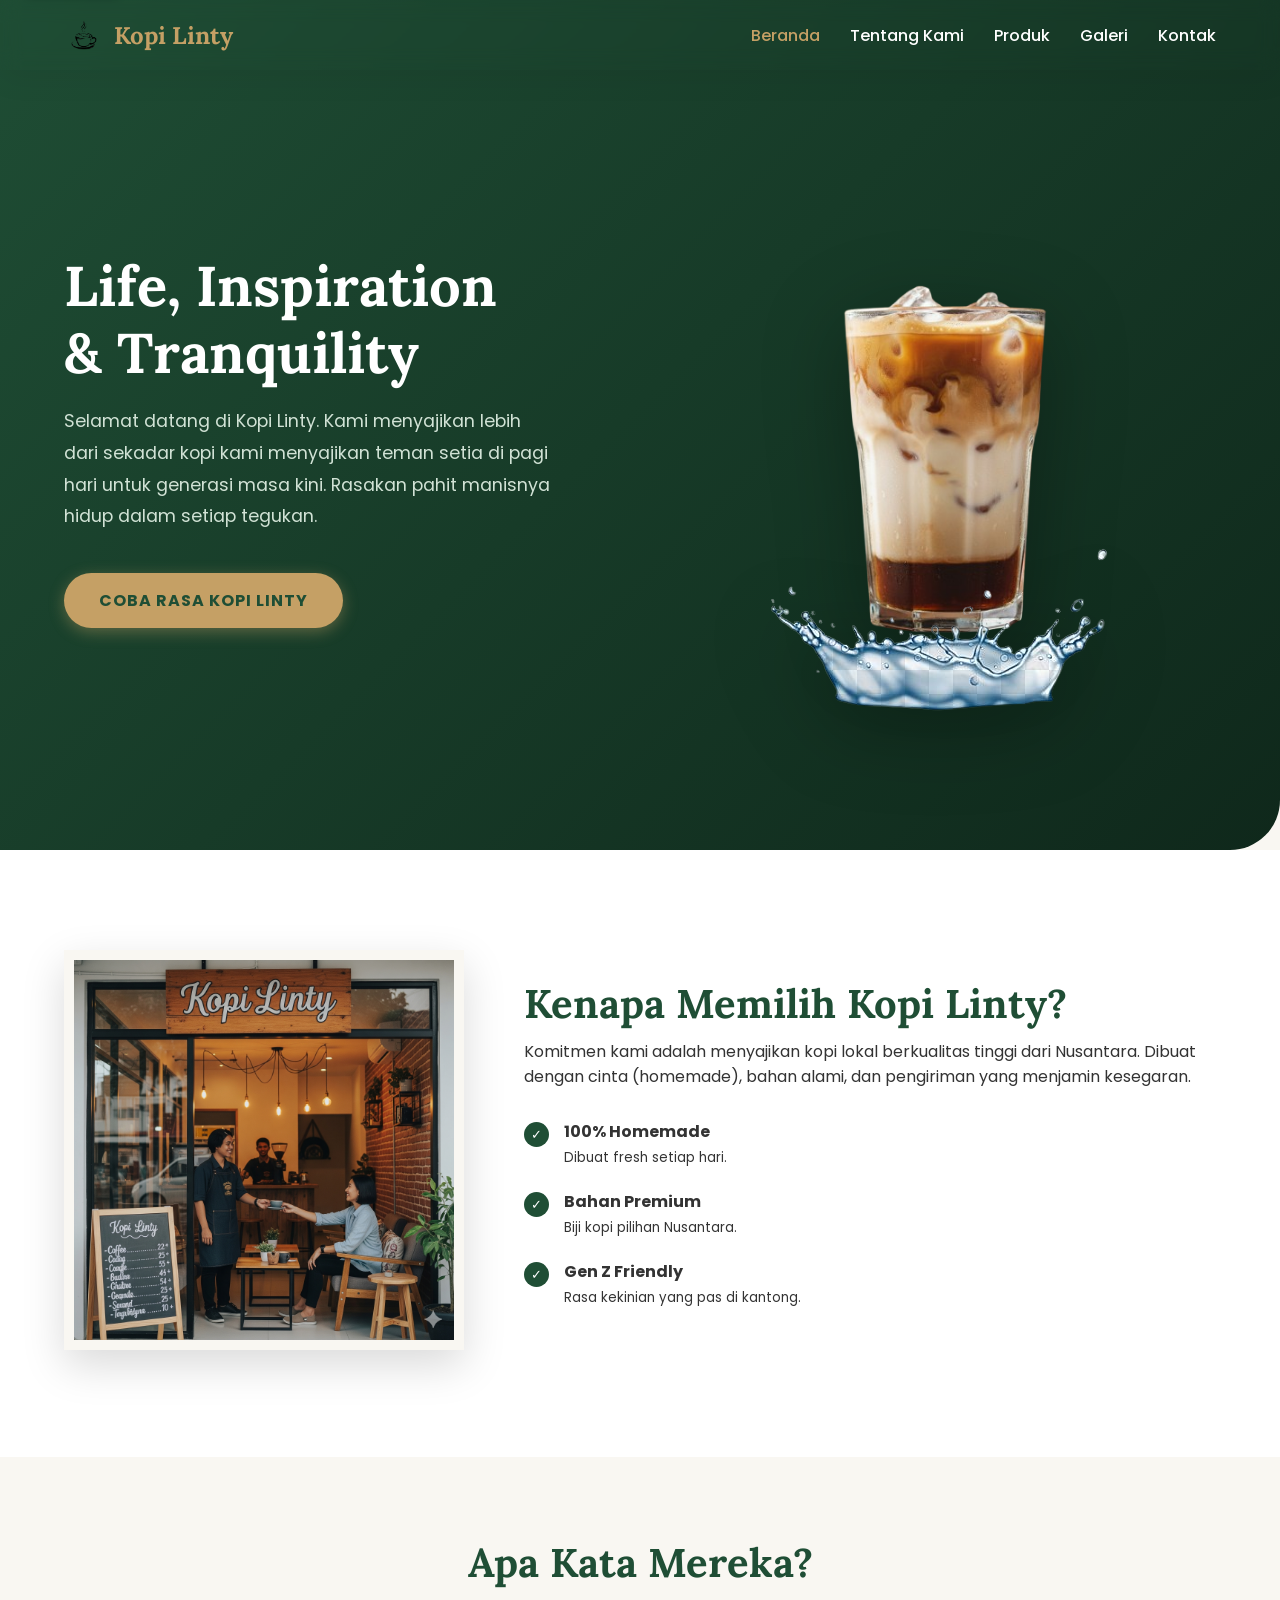
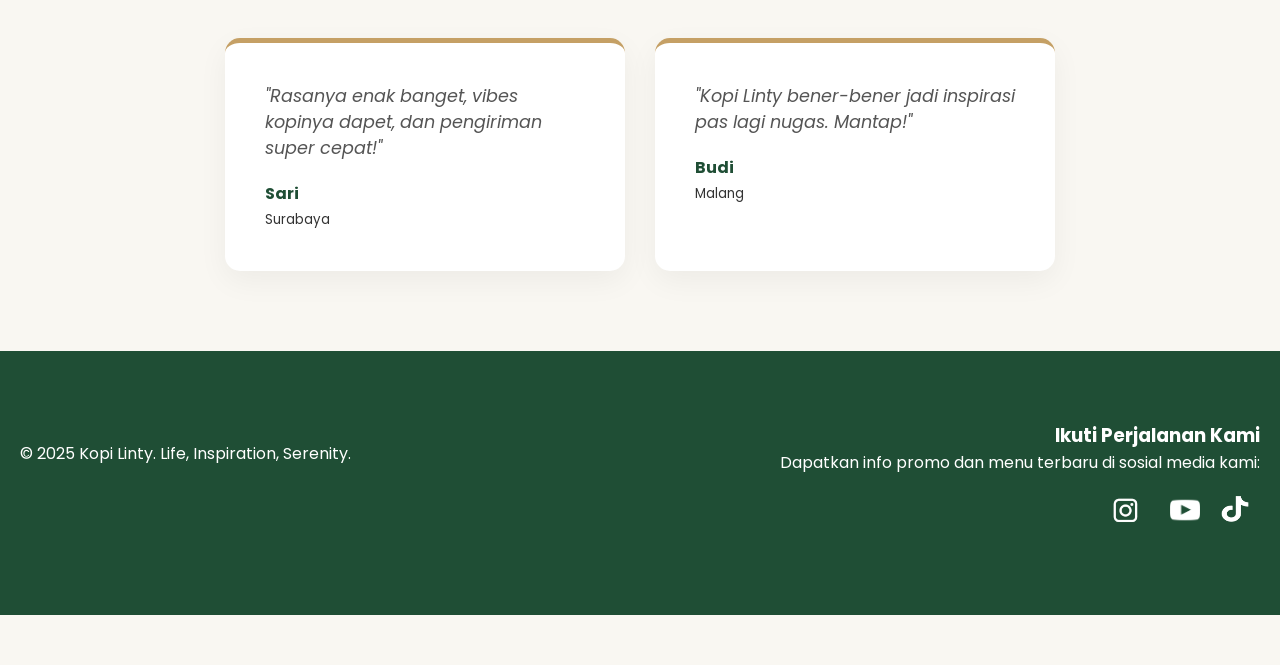
<file: index.html>
<!DOCTYPE html>
<html lang="id">
  <head>
    <meta charset="UTF-8" />
    <meta name="viewport" content="width=device-width, initial-scale=1.0" />
    <title>Kopi Linty - Life, Inspiration, Serenity</title>
    
    <link rel="stylesheet" href="style/style.css"> 
    <link rel="stylesheet" href="style/home.css">

    
    
    <link href="https://fonts.googleapis.com/css2?family=Lora:ital,wght@0,400;0,700;1,400&family=Poppins:wght@300;400;600;700&display=swap" rel="stylesheet">
  </head>
  
  <body>
    <header>
      <nav class="navbar-section-content">
        <a class="navbar-brand" href="#">
            <img src="img/pngtree-coffee-cup-logo-png-image_6582529-removebg-preview.png" alt="Logo" width="40" height="40">
            Kopi Linty
        </a>
        
        <div class="menu-toggle" id="mobile-menu">
           <span class="bar"></span>
           <span class="bar"></span>
           <span class="bar"></span>
        </div>

        <ul class="nav-menu">
          <button id="meu-close-button">&times;</button>
          <li class="nav-item"><a href="index.html" class="nav-link active">Beranda</a></li>
          <li class="nav-item"><a href="tentang.html" class="nav-link">Tentang Kami</a></li>
          <li class="nav-item"><a href="produk.html" class="nav-link">Produk</a></li>
          <li class="nav-item"><a href="galeri.html" class="nav-link">Galeri</a></li>
          <li class="nav-item"><a href="kontak.html" class="nav-link">Kontak</a></li>
        </ul>
      </nav>
    </header>

    <main>
      <section class="hero-section">
        <div class="section-content">
          <div class="hero-detail">
            <h1 class="subtitle">Life, Inspiration <br>& Tranquility</h1>
            <p class="description">
              Selamat datang di Kopi Linty. Kami menyajikan lebih dari sekadar kopi 
              kami menyajikan teman setia di pagi hari untuk generasi masa kini. 
              Rasakan pahit manisnya hidup dalam setiap tegukan.
            </p>
            <a href="produk.html" class="btn-cta">Coba Rasa Kopi Linty</a>
          </div>
          <div class="hero-image-wraper">
            <img src="img/Gemini_Generated_Image_meege8meege8meeg__1_-removebg-preview.png" alt="Kopi Linty Signature" class="hero-image">
            <span class="badge">Best Seller</span>
            <img src="img/ca28dd15a79b9d5040bdd675571cb1de-removebg-preview (1).png" alt="kopi efek" class="efek-kopi">
          </div>
        </div>
      </section>

      <section class="keunggulan white-section">
        <div class="split-container">
          <div class="image-side">
            <img src="img/Gemini_Generated_Image_jus4ojjus4ojjus4.png" alt="Keunggulan Kami">
          </div>
          <div class="text-side">
            <h2>Kenapa Memilih Kopi Linty?</h2>
            
            <p>
              Komitmen kami adalah menyajikan kopi lokal berkualitas tinggi dari Nusantara. 
              Dibuat dengan cinta (homemade), bahan alami, dan pengiriman yang menjamin kesegaran.
            </p>

            <ul class="fitur-list">
              <li>
                <span class="icon-check">✓</span> 
                <div><strong>100% Homemade</strong><br><small>Dibuat fresh setiap hari.</small></div>
              </li>
              <li>
                <span class="icon-check">✓</span> 
                <div><strong>Bahan Premium</strong><br><small>Biji kopi pilihan Nusantara.</small></div>
              </li>
              <li>
                <span class="icon-check">✓</span> 
                <div><strong>Gen Z Friendly</strong><br><small>Rasa kekinian yang pas di kantong.</small></div>
              </li>
            </ul>
          </div>
          
        </div>
      </section>

      <section class="testimoni">
        <div class="container">
          <h2>Apa Kata Mereka?</h2>
          <div class="testimoni-grid">
              <div class="card">
                <p>"Rasanya enak banget, vibes kopinya dapet, dan pengiriman super cepat!"</p>
                <div class="user-info">
                    <strong>Sari</strong>
                    <small>Surabaya</small>
                </div>
              </div>
              <div class="card">
                <p>"Kopi Linty bener-bener jadi inspirasi pas lagi nugas. Mantap!"</p>
                <div class="user-info">
                    <strong>Budi</strong>
                    <small>Malang</small>
                </div>
              </div>
          </div>
        </div>
      </section>

      
    </main>

    <footer>
      
      <div class="footer-bottom">
      <p class="struk-footer">&copy; 2025 Kopi Linty. Life, Inspiration, Serenity.</p>
      </div>
      <div class="sosial-media">
        <h3>Ikuti Perjalanan Kami</h3>
        <p>Dapatkan info promo dan menu terbaru di sosial media kami: </p>
        <a href="https://www.instagram.com/ahmdtrmdi?igsh=OGlweXVqcnlwZno3" class="btn-outline" target="_blank">
            <img src="img/da0be4b7e25b3b666983de0f8800a62d-removebg-preview.png" alt="logo ig" class="ig-logo">
        <a href="https://www.instagram.com/ahmdtrmdi?igsh=OGlweXVqcnlwZno3" class="btn-outline" target="_blank">
            <img src="img/9473477dfc8cb2859b32af6043236dca-removebg-preview.png" alt="logo ig" class="yt-logo">
        <a href="https://www.instagram.com/ahmdtrmdi?igsh=OGlweXVqcnlwZno3" class="btn-outline" target="_blank">
            <img src="img/257435115253d7c7fd42ac50af0a4ad7__1_-removebg-preview.png" alt="logo ig" class="tt-logo">
            
        </a>
      </div>
    </footer>

    <script src="js/script.js"></script>
  </body>
</html>
</file>
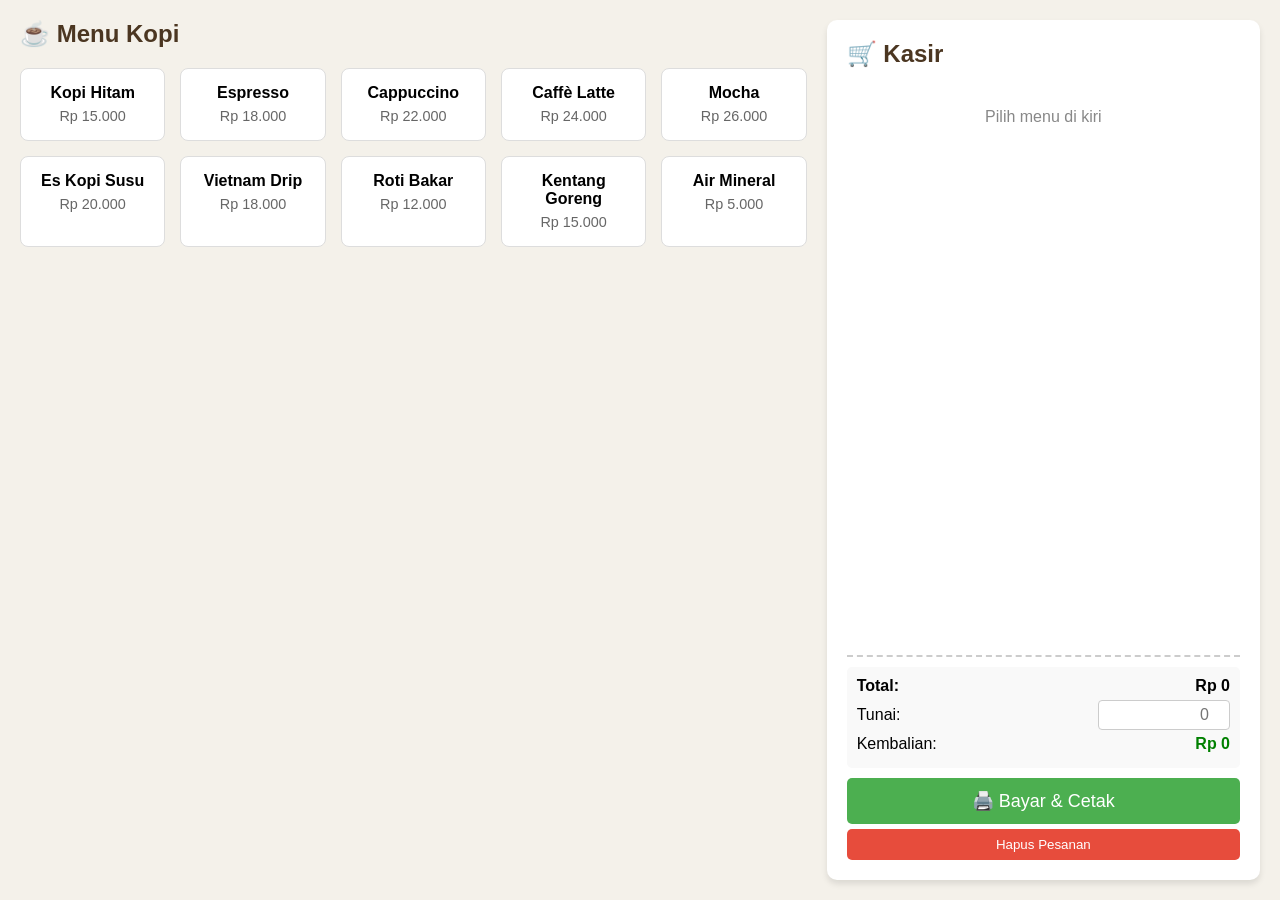
<file: alatkasir/index.html>
<!DOCTYPE html>
<html lang="id">
<head>
    <meta charset="UTF-8">
    <meta name="viewport" content="width=device-width, initial-scale=1.0">
    <title>Aplikasi Kasir Kedai Kopi (V3 - Cetak Struk)</title>
    <style>
        /* --- TAMPILAN LAYAR (NORMAL) --- */
        body {
            font-family: 'Segoe UI', Tahoma, Geneva, Verdana, sans-serif;
            background-color: #f4f1ea;
            margin: 0;
            padding: 20px;
            display: flex;
            height: 100vh;
            box-sizing: border-box;
        }

        .menu-section {
            flex: 2;
            padding-right: 20px;
            overflow-y: auto;
        }

        .cart-section {
            flex: 1;
            background-color: white;
            padding: 20px;
            border-radius: 10px;
            box-shadow: 0 4px 6px rgba(0,0,0,0.1);
            display: flex;
            flex-direction: column;
        }

        h2 { color: #4b3621; margin-top: 0;}

        .menu-grid {
            display: grid;
            grid-template-columns: repeat(auto-fill, minmax(140px, 1fr));
            gap: 15px;
        }

        .product-card {
            background-color: white;
            border: 1px solid #ddd;
            border-radius: 8px;
            padding: 15px;
            text-align: center;
            cursor: pointer;
            transition: transform 0.2s;
        }

        .product-card:hover {
            transform: scale(1.05);
            background-color: #fff8e1;
            border-color: #d4a017;
        }

        .product-name { font-weight: bold; display: block; margin-bottom: 5px;}
        .product-price { color: #666; font-size: 0.9em; }

        #cart-items {
            flex-grow: 1;
            list-style: none;
            padding: 0;
            margin: 0;
            overflow-y: auto;
            border-bottom: 2px dashed #ccc;
            margin-bottom: 10px;
        }

        .cart-item {
            display: flex;
            justify-content: space-between;
            padding: 8px 0;
            border-bottom: 1px solid #eee;
            font-size: 0.9em;
        }

        .payment-box {
            background-color: #f9f9f9;
            padding: 10px;
            border-radius: 5px;
            margin-bottom: 10px;
        }

        .input-group {
            margin-bottom: 5px;
            display: flex;
            justify-content: space-between;
            align-items: center;
        }

        input[type="number"] {
            padding: 5px;
            width: 120px;
            text-align: right;
            font-size: 16px;
            border: 1px solid #ccc;
            border-radius: 4px;
        }

        .btn-bayar {
            background-color: #4CAF50;
            color: white;
            border: none;
            width: 100%;
            padding: 12px;
            font-size: 18px;
            border-radius: 5px;
            cursor: pointer;
        }

        .btn-reset {
            background-color: #e74c3c;
            color: white;
            border: none;
            padding: 8px;
            border-radius: 5px;
            cursor: pointer;
            margin-top: 5px;
            width: 100%;
        }

        /* --- AREA STRUK (Tersembunyi di layar biasa) --- */
        #area-struk {
            display: none; /* Sembunyikan di tampilan web */
        }

        /* --- MODE CETAK (PRINT) --- */
        @media print {
            /* Sembunyikan semua elemen body */
            body * {
                visibility: hidden;
            }

            /* Tampilkan hanya area struk */
            #area-struk, #area-struk * {
                visibility: visible;
                display: block;
            }

            /* Atur posisi struk di pojok kiri atas kertas */
            #area-struk {
                position: absolute;
                left: 0;
                top: 0;
                width: 100%; /* Lebar penuh kertas */
                font-family: 'Courier New', Courier, monospace; /* Font ala mesin kasir */
                font-size: 12px;
            }

            /* Hilangkan margin halaman browser jika memungkinkan */
            @page {
                size: auto;
                margin: 0mm;
            }
        }
        
        /* Desain Struk */
        .struk-header, .struk-footer { text-align: center; margin-bottom: 10px; }
        .struk-item { display: flex; justify-content: space-between; margin-bottom: 5px; }
        .garis-putus { border-top: 1px dashed black; margin: 10px 0; }
    </style>
</head>
<body>

    <div class="menu-section">
        <h2>☕ Menu Kopi</h2>
        <div class="menu-grid" id="menu-container"></div>
    </div>

    <div class="cart-section">
        <h2>🛒 Kasir</h2>
        <ul id="cart-items">
            <li style="text-align:center; color:#888; margin-top:20px;">Pilih menu di kiri</li>
        </ul>

        <div class="total-section">
            <div class="payment-box">
                <div class="input-group">
                    <strong>Total:</strong>
                    <strong id="total-price">Rp 0</strong>
                </div>
                <div class="input-group">
                    <label>Tunai:</label>
                    <input type="number" id="uang-input" placeholder="0" onkeyup="hitungKembalian()">
                </div>
                <div class="input-group">
                    <span>Kembalian:</span>
                    <span id="kembalian-text" style="font-weight:bold; color:green;">Rp 0</span>
                </div>
            </div>

            <button class="btn-bayar" onclick="prosesBayar()">🖨️ Bayar & Cetak</button>
            <button class="btn-reset" onclick="resetKeranjang()">Hapus Pesanan</button>
        </div>
    </div>

    <div id="area-struk">
        <div class="struk-header">
            <h3>KEDAI KOPI SAYA</h3>
            <p>Jl. Mawar No. 123, Jakarta<br>Telp: 0812-3456-7890</p>
            <p id="struk-tanggal">Tanggal: -</p>
        </div>
        <div class="garis-putus"></div>
        <div id="struk-list-items">
            </div>
        <div class="garis-putus"></div>
        <div class="struk-item">
            <strong>TOTAL</strong>
            <strong id="struk-total">Rp 0</strong>
        </div>
        <div class="struk-item">
            <span>Tunai</span>
            <span id="struk-tunai">Rp 0</span>
        </div>
        <div class="struk-item">
            <span>Kembali</span>
            <span id="struk-kembali">Rp 0</span>
        </div>
        <div class="struk-footer" style="margin-top: 20px;">
            <p>Terima Kasih atas Kunjungan Anda!</p>
            <p>Password Wifi: kopienak123</p>
        </div>
    </div>

    <script>
        const daftarMenu = [
            { id: 1, nama: 'Kopi Hitam', harga: 15000 },
            { id: 2, nama: 'Espresso', harga: 18000 },
            { id: 3, nama: 'Cappuccino', harga: 22000 },
            { id: 4, nama: 'Caffè Latte', harga: 24000 },
            { id: 5, nama: 'Mocha', harga: 26000 },
            { id: 6, nama: 'Es Kopi Susu', harga: 20000 },
            { id: 7, nama: 'Vietnam Drip', harga: 18000 },
            { id: 8, nama: 'Roti Bakar', harga: 12000 },
            { id: 9, nama: 'Kentang Goreng', harga: 15000 },
            { id: 10, nama: 'Air Mineral', harga: 5000 }
        ];

        let keranjang = [];
        let totalBelanja = 0;

        function formatRupiah(angka) {
            return new Intl.NumberFormat('id-ID', { style: 'currency', currency: 'IDR', minimumFractionDigits: 0 }).format(angka);
        }

        function tampilkanMenu() {
            const container = document.getElementById('menu-container');
            container.innerHTML = '';
            daftarMenu.forEach(menu => {
                const div = document.createElement('div');
                div.classList.add('product-card');
                div.onclick = () => tambahKeKeranjang(menu);
                div.innerHTML = `
                    <span class="product-name">${menu.nama}</span>
                    <span class="product-price">${formatRupiah(menu.harga)}</span>
                `;
                container.appendChild(div);
            });
        }

        function tambahKeKeranjang(menuDipilih) {
            keranjang.push(menuDipilih);
            updateTampilanKeranjang();
            hitungKembalian();
        }

        function updateTampilanKeranjang() {
            const listKeranjang = document.getElementById('cart-items');
            const totalTeks = document.getElementById('total-price');
            
            listKeranjang.innerHTML = '';
            totalBelanja = 0;

            if (keranjang.length === 0) {
                listKeranjang.innerHTML = '<li style="text-align:center; color:#888; margin-top:20px;">Pilih menu di kiri</li>';
            } else {
                keranjang.forEach((item) => {
                    totalBelanja += item.harga;
                    const li = document.createElement('li');
                    li.classList.add('cart-item');
                    li.innerHTML = `<span>${item.nama}</span> <span>${formatRupiah(item.harga)}</span>`;
                    listKeranjang.appendChild(li);
                });
            }
            totalTeks.innerText = formatRupiah(totalBelanja);
        }

        function hitungKembalian() {
            const uangMasuk = document.getElementById('uang-input').value;
            const teksKembalian = document.getElementById('kembalian-text');
            const kembalian = uangMasuk - totalBelanja;

            if (uangMasuk === "" || uangMasuk == 0) {
                teksKembalian.innerText = "Rp 0";
                teksKembalian.style.color = "green";
            } else if (kembalian < 0) {
                teksKembalian.innerText = "Kurang " + formatRupiah(Math.abs(kembalian));
                teksKembalian.style.color = "red";
            } else {
                teksKembalian.innerText = formatRupiah(kembalian);
                teksKembalian.style.color = "green";
            }
        }

        function prosesBayar() {
            const uangMasuk = document.getElementById('uang-input').value;

            if (keranjang.length === 0) {
                alert("Keranjang kosong!");
                return;
            }

            if (uangMasuk < totalBelanja) {
                alert("Uang kurang!");
                return;
            }

            // 1. Isi data ke area struk (tersembunyi)
            siapkanStruk(uangMasuk);

            // 2. Panggil perintah print bawaan browser
            window.print();

            // 3. Opsional: Reset setelah print
            const konfirmasi = confirm("Apakah ingin mengosongkan keranjang untuk pelanggan berikutnya?");
            if(konfirmasi) resetKeranjang();
        }

        function siapkanStruk(uangMasuk) {
            const strukList = document.getElementById('struk-list-items');
            const strukTotal = document.getElementById('struk-total');
            const strukTunai = document.getElementById('struk-tunai');
            const strukKembali = document.getElementById('struk-kembali');
            const strukTanggal = document.getElementById('struk-tanggal');

            // Set Tanggal Hari ini
            const now = new Date();
            strukTanggal.innerText = now.toLocaleString('id-ID');

            // Masukkan item belanja
            strukList.innerHTML = '';
            keranjang.forEach(item => {
                const div = document.createElement('div');
                div.classList.add('struk-item');
                div.innerHTML = `<span>${item.nama}</span> <span>${formatRupiah(item.harga)}</span>`;
                strukList.appendChild(div);
            });

            // Masukkan angka-angka
            strukTotal.innerText = formatRupiah(totalBelanja);
            strukTunai.innerText = formatRupiah(uangMasuk);
            strukKembali.innerText = formatRupiah(uangMasuk - totalBelanja);
        }

        function resetKeranjang() {
            keranjang = [];
            document.getElementById('uang-input').value = '';
            document.getElementById('kembalian-text').innerText = 'Rp 0';
            updateTampilanKeranjang();
        }

        tampilkanMenu();
    </script>
</body>
</html>
</file>
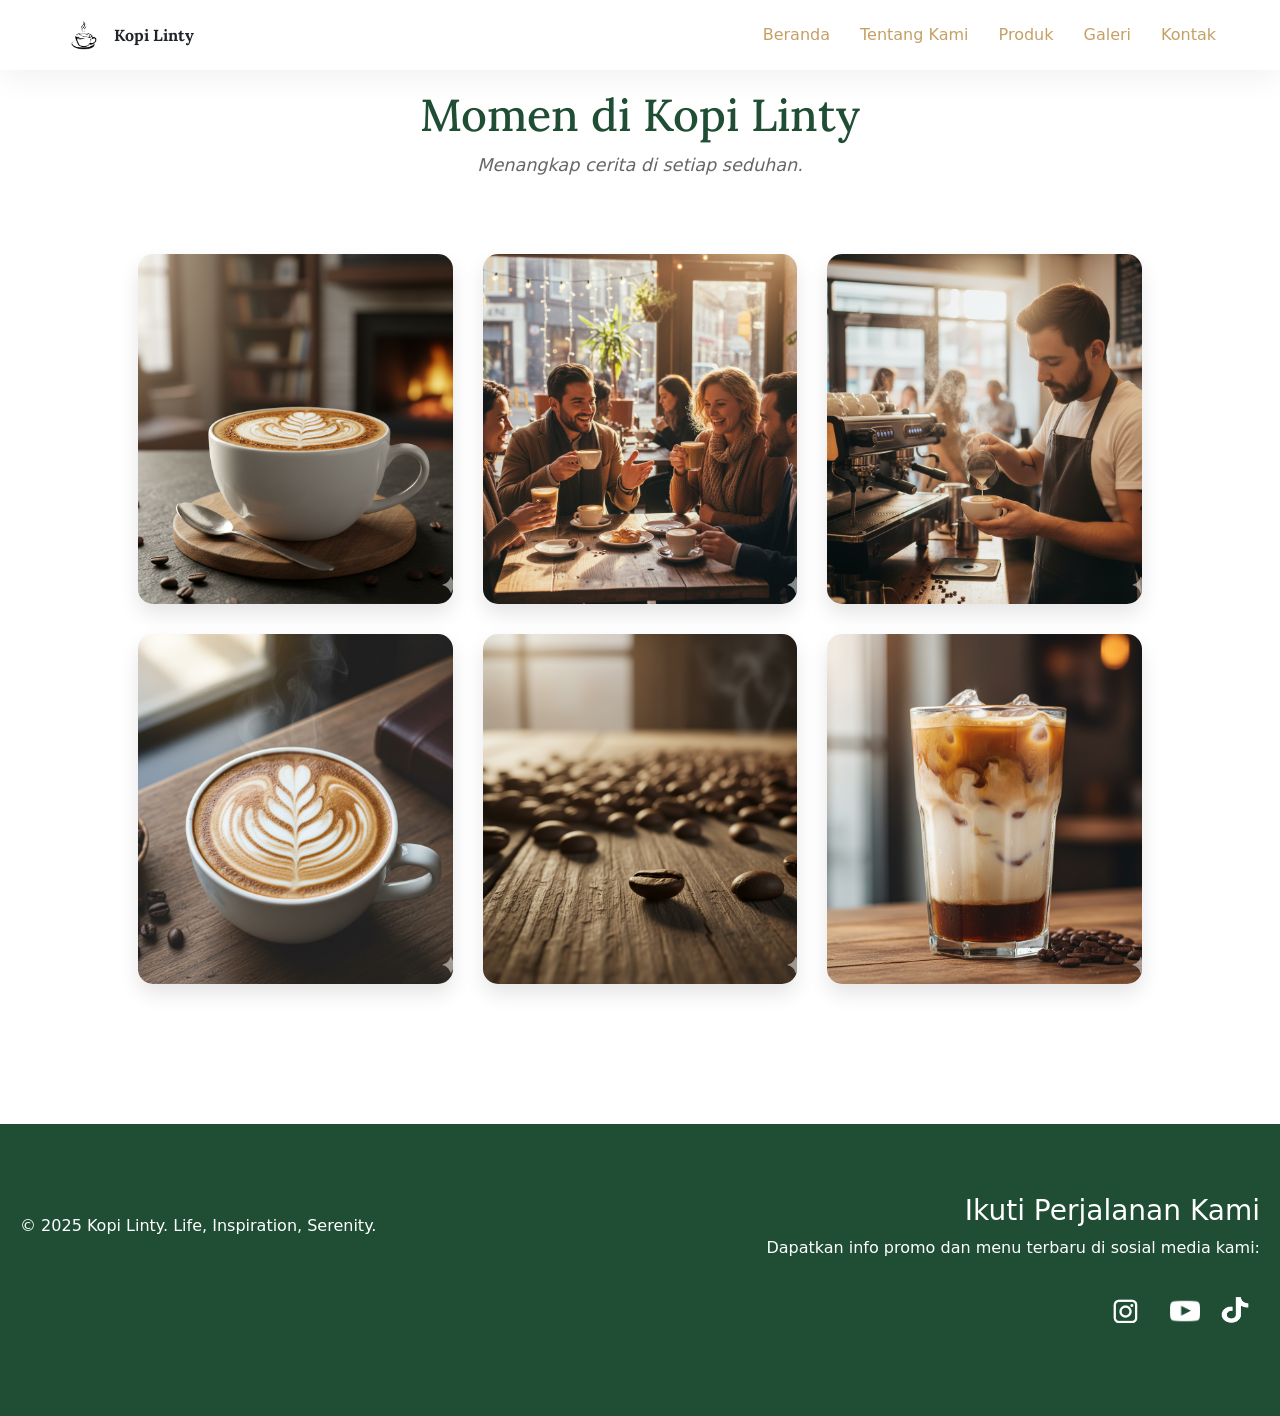
<file: galeri.html>
<!DOCTYPE html>
<html lang="id">
<head>
    <meta charset="UTF-8">
    <meta name="viewport" content="width=device-width, initial-scale=1.0">
    <title>Galeri - Kopi Linty</title>
    
    <link rel="stylesheet" href="style/style.css">
    <link rel="stylesheet" href="style/galeri.css">
    <link href="https://cdn.jsdelivr.net/npm/bootstrap@5.3.0/dist/css/bootstrap.min.css" rel="stylesheet"/>
    
    <link href="https://fonts.googleapis.com/css2?family=Lora:wght@400;700&family=Poppins:wght@300;400;600&display=swap" rel="stylesheet">
</head>

<body>
    <header>
      <nav class="navbar-section-content">
        <a class="navbar-brand" href="index.html">
            <img src="img/pngtree-coffee-cup-logo-png-image_6582529-removebg-preview.png" alt="Logo" width="40" height="40">
            Kopi Linty
        </a>
        
        <div class="menu-toggle" id="mobile-menu">
           <span class="bar"></span>
           <span class="bar"></span>
           <span class="bar"></span>
        </div>

        <ul class="nav-menu">
          <button id="meu-close-button">&times;</button>
          <li class="nav-item"><a href="index.html" class="nav-link active">Beranda</a></li>
          <li class="nav-item"><a href="tentang.html" class="nav-link active">Tentang Kami</a></li> 
          <li class="nav-item"><a href="produk.html" class="nav-link active">Produk</a></li>
          <li class="nav-item"><a href="galeri.html" class="nav-link active">Galeri</a></li>
          <li class="nav-item"><a href="kontak.html" class="nav-link active">Kontak</a></li>
        </ul>
    </nav>
    </header>

    <main>
        <div class="div-galeri container mt-5">
        <section class="page-header">
            <h2 class="subtitle-galeri">Momen di Kopi Linty</h2>
            <p class="desc-galeri">Menangkap cerita di setiap seduhan.</p>
        </section>

        <section class="galeri-container">
            
            <div class="card-galeri">
                <div class="img-box">
                    <img src="img/Gemini_Generated_Image_o7jkpuo7jkpuo7jk.png" alt="Produk Kopi Terbaik">
                </div>
                <div class="content-box">
                    <h3>Signature Coffee</h3>
                    <p>Kopi terbaik kebanggaan kami.</p>
                </div>
            </div>

            <div class="card-galeri">
                <div class="img-box">
                    <img src="img/Gemini_Generated_Image_sayf9xsayf9xsayf.png" alt="Suasana Toko">
                </div>
                <div class="content-box">
                    <h3>Vibes Linty</h3>
                    <p>Suasana hangat para penikmat kopi.</p>
                </div>
            </div>

            <div class="card-galeri">
                <div class="img-box">
                    <img src="img/Gemini_Generated_Image_48inoz48inoz48in.png" alt="Proses Pembuatan">
                </div>
                <div class="content-box">
                    <h3>Behind The Scene</h3>
                    <p>Proses penyeduhan penuh ketelitian.</p>
                </div>
            </div>

            <div class="card-galeri">
                <div class="img-box">
                    <img src="img/Gemini_Generated_Image_meege8meege8meeg.png" alt="Kopi Latte">
                </div>
                <div class="content-box">
                    <h3>Latte Art</h3>
                    <p>Perpaduan rasa dan seni visual.</p>
                </div>
            </div>

            <div class="card-galeri">
                <div class="img-box">
                    <img src="img/Gemini_Generated_Image_wbthylwbthylwbth.png" alt="Biji Kopi">
                </div>
                <div class="content-box">
                    <h3>Premium Beans</h3>
                    <p>Biji kopi pilihan dari petani lokal.</p>
                </div>
            </div>

            <div class="card-galeri">
                <div class="img-box">
                    <img src="img/Gemini_Generated_Image_meege8meege8meeg (1).png" alt="Kopi Susu Es">
                </div>
                <div class="content-box">
                    <h3>Es Kopi Susu</h3>
                    <p>Segar, manis, dan creamy.</p>
                </div>
            </div>

        </section>
        </div>
    </main>

    <footer>
      
      <div class="footer-bottom">
      <p class="struk-footer">&copy; 2025 Kopi Linty. Life, Inspiration, Serenity.</p>
      </div>
      <div class="sosial-media">
        <h3>Ikuti Perjalanan Kami</h3>
        <p>Dapatkan info promo dan menu terbaru di sosial media kami: </p>
        <a href="https://www.instagram.com/ahmdtrmdi?igsh=OGlweXVqcnlwZno3" class="btn-outline" target="_blank">
            <img src="img/da0be4b7e25b3b666983de0f8800a62d-removebg-preview.png" alt="logo ig" class="ig-logo">
        <a href="https://www.instagram.com/ahmdtrmdi?igsh=OGlweXVqcnlwZno3" class="btn-outline" target="_blank">
            <img src="img/9473477dfc8cb2859b32af6043236dca-removebg-preview.png" alt="logo ig" class="yt-logo">
        <a href="https://www.instagram.com/ahmdtrmdi?igsh=OGlweXVqcnlwZno3" class="btn-outline" target="_blank">
            <img src="img/257435115253d7c7fd42ac50af0a4ad7__1_-removebg-preview.png" alt="logo ig" class="tt-logo">
            
        </a>
      </div>
    </footer>

    <script src="js/script.js"></script>
    
    <script type="module">
        import { inisialisasiGaleri } from './js/galeri.js';
        // Cek dulu apakah fungsi ada sebelum dijalankan untuk menghindari error
        if (typeof inisialisasiGaleri === 'function') {
            inisialisasiGaleri();
        }
    </script>
</body>
</html>
</file>
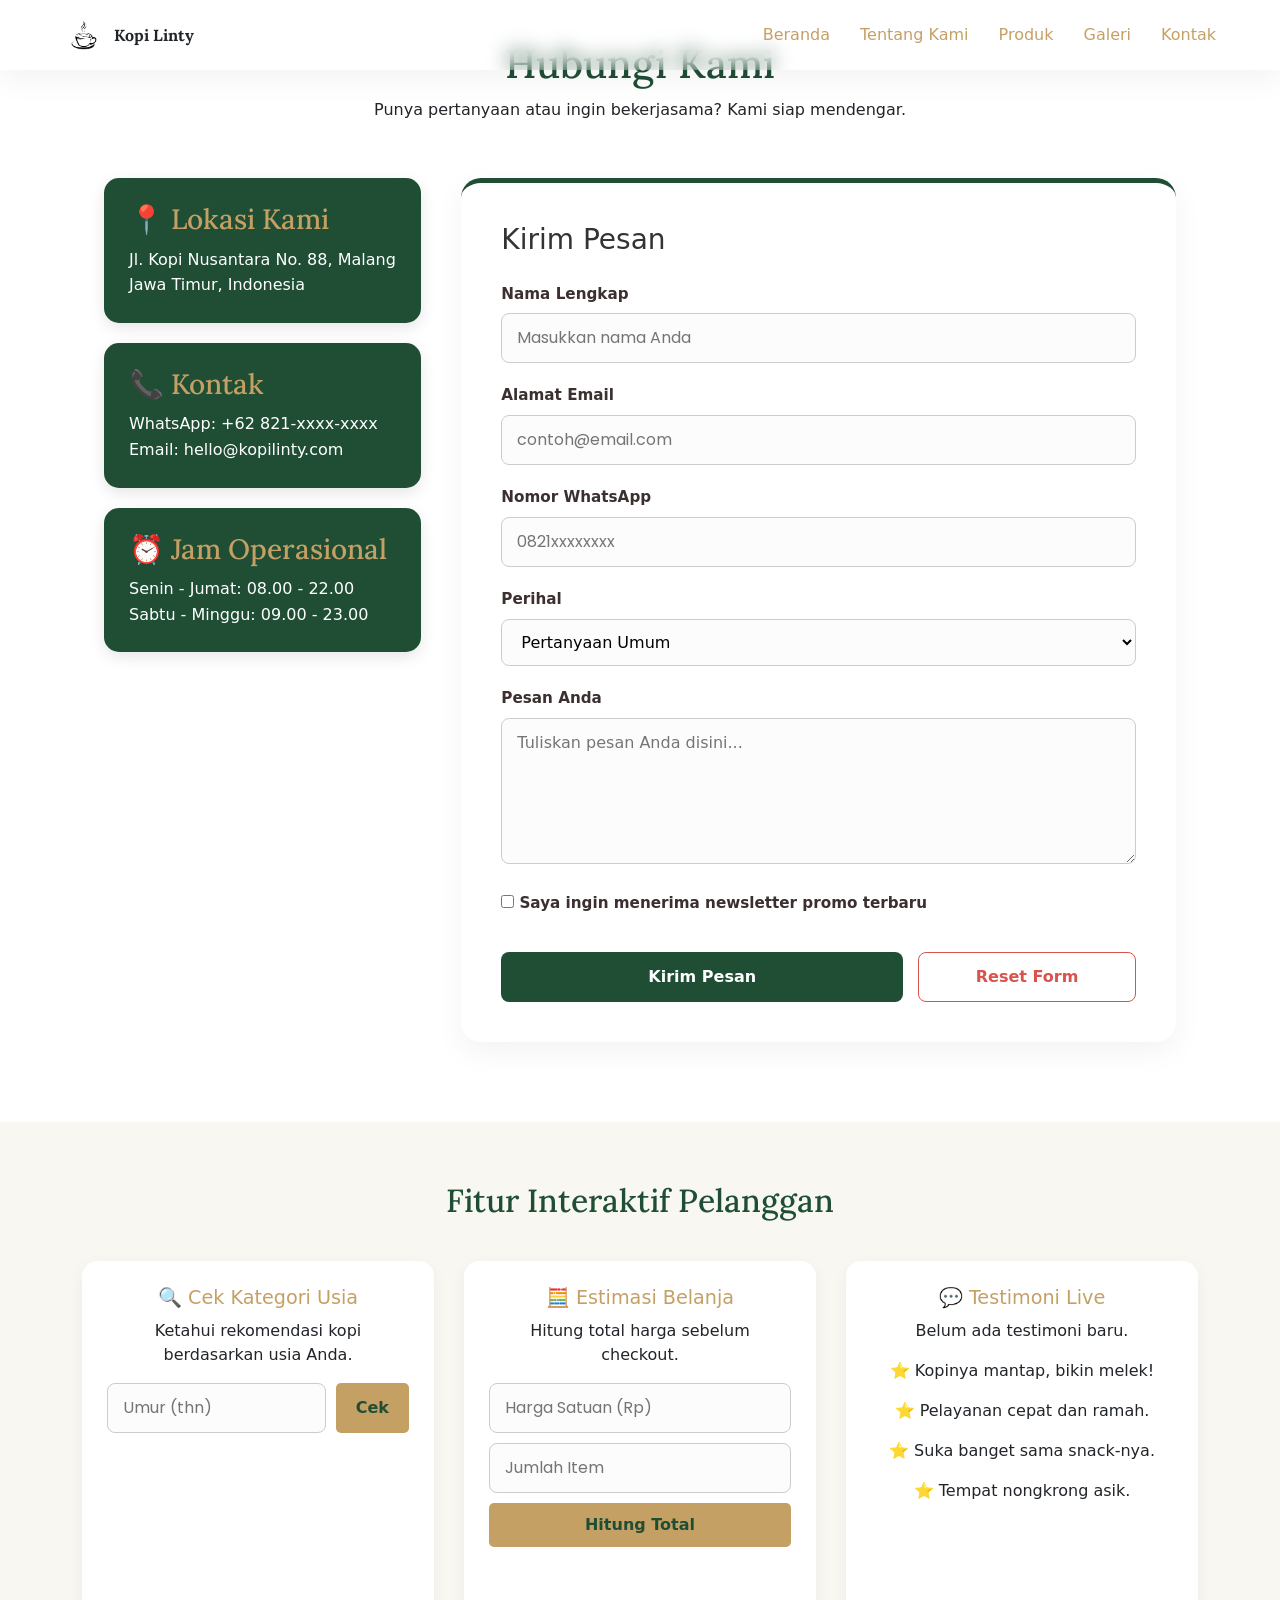
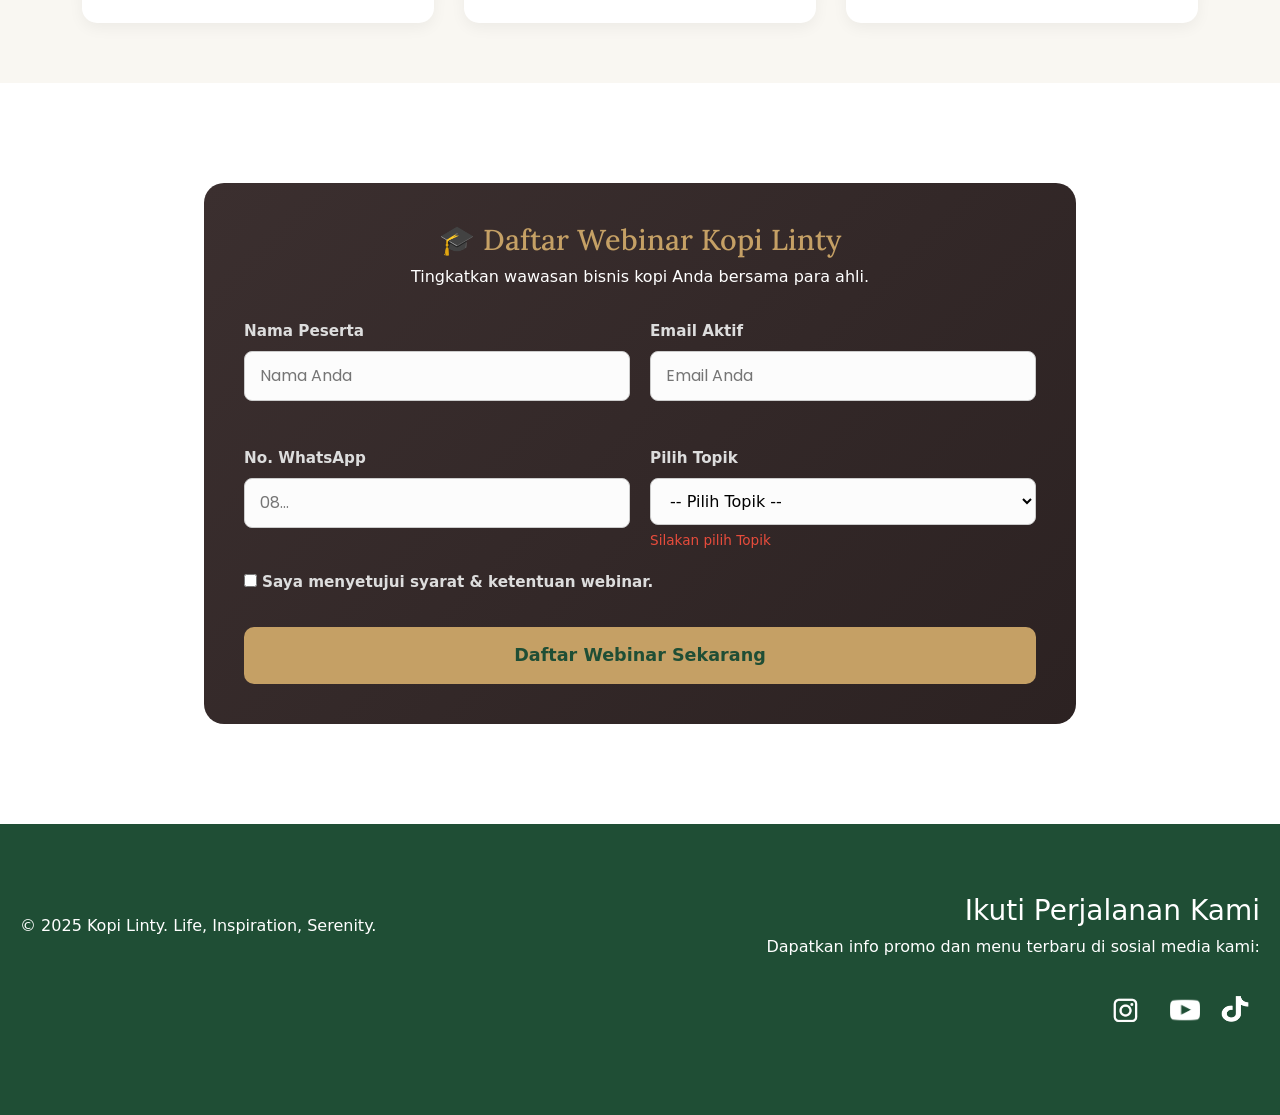
<file: kontak.html>
<!DOCTYPE html>
<html lang="id">
  <head>
    <meta charset="UTF-8" />
    <meta name="viewport" content="width=device-width, initial-scale=1.0" />
    <title>Hubungi Kami - Kopi Linty</title>
    
    <link rel="stylesheet" href="style/style.css">
    <link rel="stylesheet" href="style/kontak.css">
    <link href="https://cdn.jsdelivr.net/npm/bootstrap@5.3.0/dist/css/bootstrap.min.css" rel="stylesheet"/>
    
    <link href="https://fonts.googleapis.com/css2?family=Lora:wght@400;700&family=Poppins:wght@300;400;600&display=swap" rel="stylesheet">

    <script type="module" src="js/form.js"></script>
    <script type="module" src="js/newsletter.js"></script>
  </head>

  <body>
    <header>
      <nav class="navbar-section-content">
        <a class="navbar-brand" href="index.html">
            <img src="img/pngtree-coffee-cup-logo-png-image_6582529-removebg-preview.png" alt="Logo" width="40" height="40">
            Kopi Linty
        </a>
        
        <div class="menu-toggle" id="mobile-menu">
           <span class="bar"></span>
           <span class="bar"></span>
           <span class="bar"></span>
        </div>

        <ul class="nav-menu">
          <button id="meu-close-button">&times;</button>
          <li class="nav-item"><a href="index.html" class="nav-link active">Beranda</a></li>
          <li class="nav-item"><a href="tentang.html" class="nav-link active">Tentang Kami</a></li> 
          <li class="nav-item"><a href="produk.html" class="nav-link active">Produk</a></li>
          <li class="nav-item"><a href="galeri.html" class="nav-link active">Galeri</a></li>
          <li class="nav-item"><a href="kontak.html" class="nav-link active">Kontak</a></li>
        </ul>
      </nav>
    </header>

    <main>
      
      <section class="page-title">
        <h2>Hubungi Kami</h2>
        <p>Punya pertanyaan atau ingin bekerjasama? Kami siap mendengar.</p>
      </section>

      <section class="contact-section">
        <div class="contact-container">
            
            <div class="contact-info">
                <div class="info-box">
                    <h3>📍 Lokasi Kami</h3>
                    <p>Jl. Kopi Nusantara No. 88, Malang<br>Jawa Timur, Indonesia</p>
                </div>
                <div class="info-box">
                    <h3>📞 Kontak</h3>
                    <p>WhatsApp: +62 821-xxxx-xxxx<br>Email: hello@kopilinty.com</p>
                </div>
                <div class="info-box">
                    <h3>⏰ Jam Operasional</h3>
                    <p>Senin - Jumat: 08.00 - 22.00<br>Sabtu - Minggu: 09.00 - 23.00</p>
                </div>
            </div>

            <div class="contact-form-wrapper">
                <h3>Kirim Pesan</h3>
                <form action="#" method="post" class="form" id="kontakForm">
                    
                    <div class="form-group">
                        <label for="nama">Nama Lengkap</label>
                        <input type="text" id="nama" name="nama" placeholder="Masukkan nama Anda" />
                        <span class="error-text" id="errorNama"></span>
                    </div>

                    <div class="form-group">
                        <label for="email">Alamat Email</label>
                        <input type="email" id="email" name="email" placeholder="contoh@email.com" />
                        <span class="error-text" id="errorEmail"></span>
                    </div>

                    <div class="form-group">
                        <label for="hp">Nomor WhatsApp</label>
                        <input type="text" id="hp" name="hp" maxlength="15" placeholder="0821xxxxxxxx" />
                        <span class="error-text" id="errorHp"></span>
                    </div>

                    <div class="form-group">
                        <label for="kategori">Perihal</label>
                        <select id="kategori" name="kategori">
                            <option value="umum">Pertanyaan Umum</option>
                            <option value="produk">Komplain Produk</option>
                            <option value="kerjasama">Kerjasama Bisnis</option>
                        </select>
                    </div>

                    <div class="form-group">
                        <label for="pesan">Pesan Anda</label>
                        <textarea name="pesan" id="pesan" rows="5" placeholder="Tuliskan pesan Anda disini..."></textarea>
                        <span class="error-text" id="errorPesan"></span>
                    </div>

                    <div class="checkbox-group">
                        <input type="checkbox" id="langganan" name="langganan" value="ya" />
                        <label for="langganan">Saya ingin menerima newsletter promo terbaru</label>
                    </div>

                    <div id="feedback"></div>

                    <div class="button-group">
                        <button type="submit" class="btn-primary">Kirim Pesan</button>
                        <button type="button" id="clearBTN" class="btn-danger">Reset Form</button>
                    </div>
                </form>
            </div>
        </div>
      </section>

      <section class="tools-section">
        <div class="container">
            <h2 class="tools-title">Fitur Interaktif Pelanggan</h2>
            
            <div class="tools-grid">
                <div class="tool-card">
                    <h4>🔍 Cek Kategori Usia</h4>
                    <p>Ketahui rekomendasi kopi berdasarkan usia Anda.</p>
                    <div class="input-wrapper">
                        <input type="number" id="usiaInput" placeholder="Umur (thn)" />
                        <button type="button" onclick="cekKategori()" class="btn-tool">Cek</button>
                    </div>
                    <p id="hasilUsia" class="result-text"></p>
                </div>

                <div class="tool-card">
                    <h4>🧮 Estimasi Belanja</h4>
                    <p>Hitung total harga sebelum checkout.</p>
                    <div class="input-wrapper-column">
                        <input type="number" id="harga" placeholder="Harga Satuan (Rp)" />
                        <input type="number" id="jumlah" placeholder="Jumlah Item" />
                        <button type="button" onclick="prosesBelanja(event)" class="btn-tool">Hitung Total</button>
                    </div>
                    <p id="totalBelanja" class="result-text"></p>
                </div>

                <div class="tool-card testimoni-container">
                    <h4>💬 Testimoni Live</h4>
                    <div id="daftarTestimoni" class="testimoni-list">
                        <p class="placeholder-text">Belum ada testimoni baru.</p>
                    </div>
                </div>
            </div>
        </div>
      </section>

      <section class="webinar-section">
        <div class="webinar-container">
            <div class="webinar-header">
                <h3>🎓 Daftar Webinar Kopi Linty</h3>
                <p>Tingkatkan wawasan bisnis kopi Anda bersama para ahli.</p>
            </div>

            <form action="#" method="post" class="form-webinar" id="form-webinar">
                <div class="form-grid">
                    <div class="form-group">
                        <label for="namaWebinar">Nama Peserta</label>
                        <input type="text" id="namaWebinar" name="namaWebinar" placeholder="Nama Anda" />
                        <span class="error-text" id="errorNamaWebinar"></span>
                    </div>

                    <div class="form-group">
                        <label for="emailWebinar">Email Aktif</label>
                        <input type="text" id="emailWebinar" name="emailWebinar" placeholder="Email Anda" />
                        <span class="error-text" id="errorEmailWebinar"></span>
                    </div>

                    <div class="form-group">
                        <label for="noHpWebinar">No. WhatsApp</label>
                        <input type="text" id="noHpWebinar" name="noHpWebinar" placeholder="08..." />
                        <span class="error-text" id="errorNoHpWebinar"></span>
                    </div>

                    <div class="form-group">
                        <label for="TopikWebinar">Pilih Topik</label>
                        <select name="TopikWebinar" id="TopikWebinar">
                            <option value="">-- Pilih Topik --</option>
                            <option value="digital-marketing">Digital Marketing 101</option>
                            <option value="product-knowledge">Deep Dive Product Knowledge</option>
                            <option value="sales-strategy">Strategi Penjualan 2025</option>
                        </select>
                        <small class="error-message">Silakan pilih Topik</small>
                    </div>
                </div>

                <div class="checkbox-group centered">
                    <input type="checkbox" id="syarat" name="syaratWebinar" />
                    <label for="syarat">Saya menyetujui syarat & ketentuan webinar.</label>
                </div>
                <small class="error-message" id="errorSyarat"></small>

                <button type="submit" class="btn-webinar">Daftar Webinar Sekarang</button>
            </form>
        </div>
      </section>

    </main>

    <footer>
      
      <div class="footer-bottom">
      <p class="struk-footer">&copy; 2025 Kopi Linty. Life, Inspiration, Serenity.</p>
      </div>
      <div class="sosial-media">
        <h3>Ikuti Perjalanan Kami</h3>
        <p>Dapatkan info promo dan menu terbaru di sosial media kami: </p>
        <a href="https://www.instagram.com/ahmdtrmdi?igsh=OGlweXVqcnlwZno3" class="btn-outline" target="_blank">
            <img src="img/da0be4b7e25b3b666983de0f8800a62d-removebg-preview.png" alt="logo ig" class="ig-logo">
        <a href="https://www.instagram.com/ahmdtrmdi?igsh=OGlweXVqcnlwZno3" class="btn-outline" target="_blank">
            <img src="img/9473477dfc8cb2859b32af6043236dca-removebg-preview.png" alt="logo ig" class="yt-logo">
        <a href="https://www.instagram.com/ahmdtrmdi?igsh=OGlweXVqcnlwZno3" class="btn-outline" target="_blank">
            <img src="img/257435115253d7c7fd42ac50af0a4ad7__1_-removebg-preview.png" alt="logo ig" class="tt-logo">
            
        </a>
      </div>
    </footer>
    <script src="js/script.js"></script>
  </body>
</html>
</file>
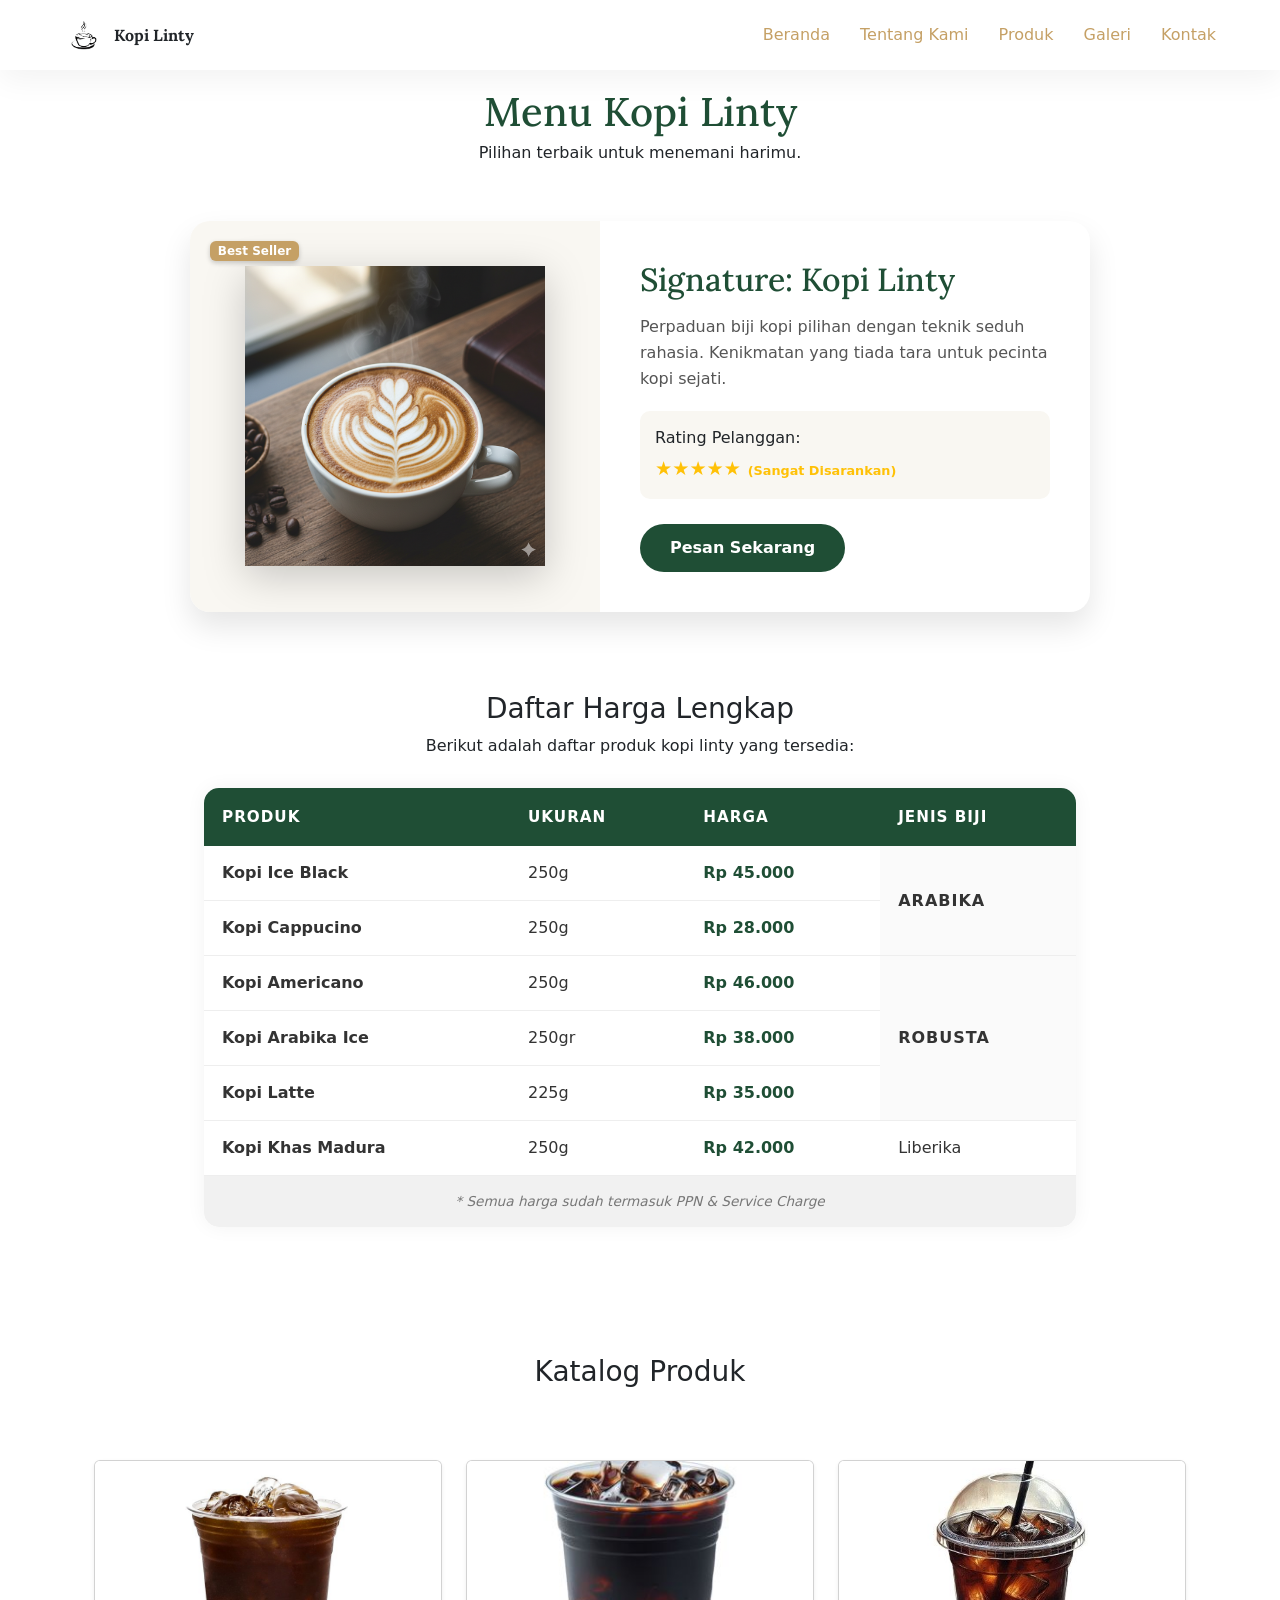
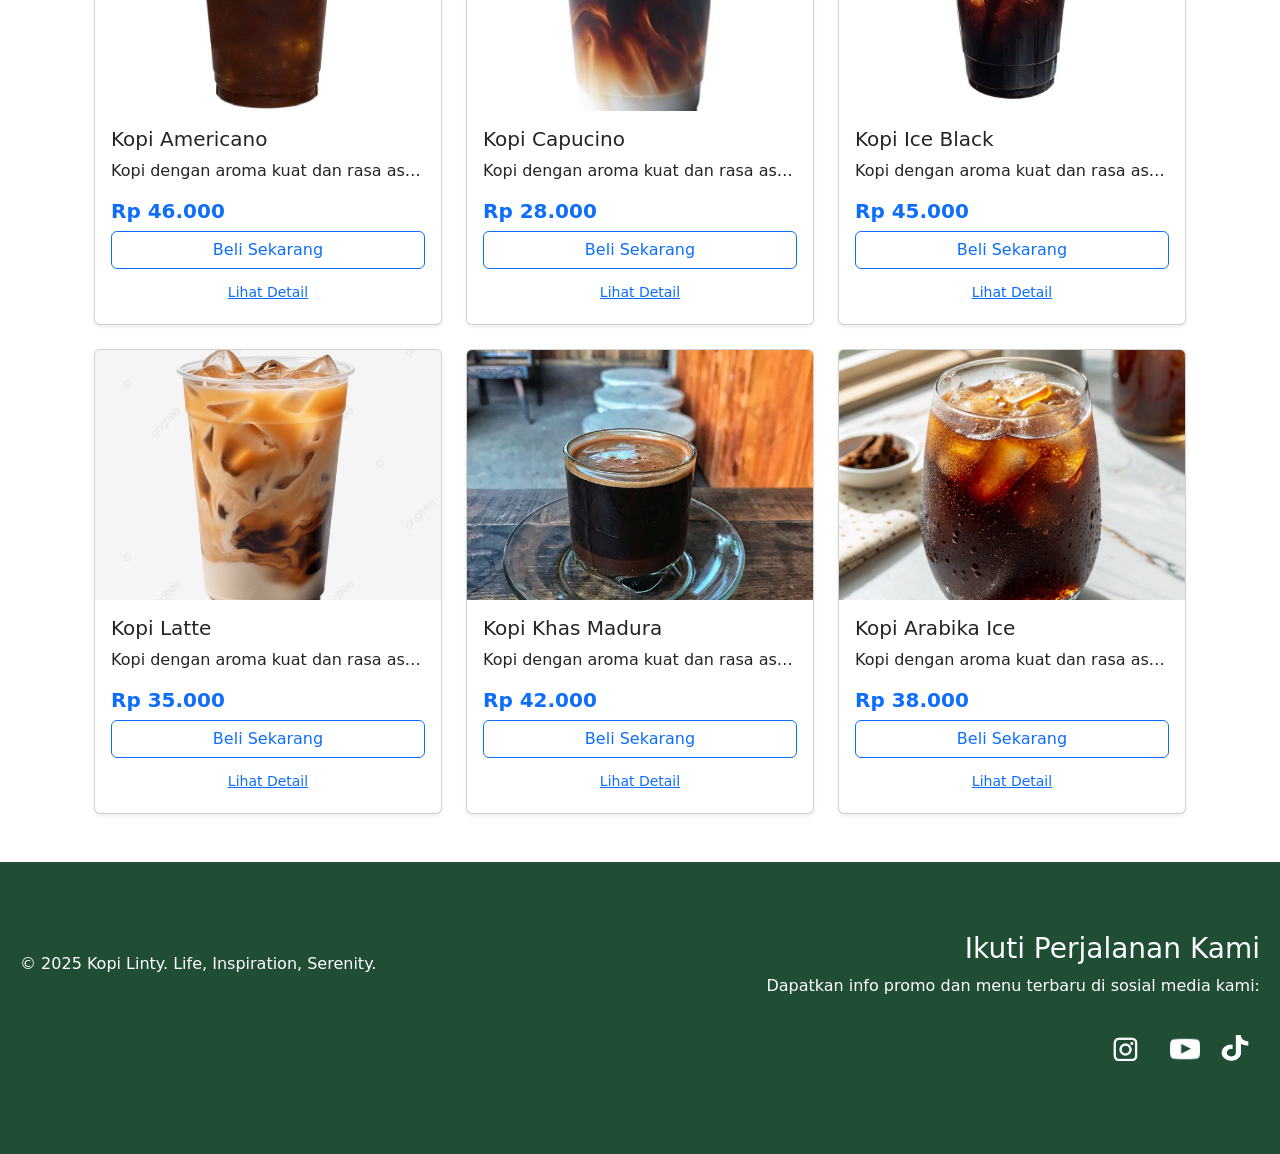
<file: produk.html>
<!DOCTYPE html>
<html lang="id">
  <head>
    <meta charset="UTF-8" />
    <meta name="viewport" content="width=device-width, initial-scale=1.0" />
    <title>Menu & Produk - Kopi Linty</title>
    
    <link rel="stylesheet" href="style/style.css">
    <link rel="stylesheet" href="style/produk.css">

    <link href="https://cdn.jsdelivr.net/npm/bootstrap@5.3.0/dist/css/bootstrap.min.css" rel="stylesheet"/>
    
    <link href="https://fonts.googleapis.com/css2?family=Lora:wght@400;700&family=Poppins:wght@300;400;600&display=swap" rel="stylesheet">
  </head>
  
  <body>
    <header>
      <nav class="navbar-section-content">
        <a class="navbar-brand" href="index.html">
            <img src="img/pngtree-coffee-cup-logo-png-image_6582529-removebg-preview.png" alt="Logo" width="40" height="40">
            Kopi Linty
        </a>
        
        <div class="menu-toggle" id="mobile-menu">
           <span class="bar"></span>
           <span class="bar"></span>
           <span class="bar"></span>
        </div>

       <ul class="nav-menu">
          <button id="meu-close-button">&times;</button>
          <li class="nav-item"><a href="index.html" class="nav-link active">Beranda</a></li>
          <li class="nav-item"><a href="tentang.html" class="nav-link active">Tentang Kami</a></li> 
          <li class="nav-item"><a href="produk.html" class="nav-link active">Produk</a></li>
          <li class="nav-item"><a href="galeri.html" class="nav-link active">Galeri</a></li>
          <li class="nav-item"><a href="kontak.html" class="nav-link active">Kontak</a></li>
        </ul>
      </nav>
    </header>

    <main>
      
      <section class="page-title container mt-5 ">
        <h2>Menu Kopi Linty</h2>
        <p>Pilihan terbaik untuk menemani harimu.</p>
      </section>

      <section class="featured-section">
        <div class="featured-card">
            <div class="featured-image">
                <img src="img/Gemini_Generated_Image_meege8meege8meeg.png" alt="Kopi Linty Signature">
                <span class="badge">Best Seller</span>
            </div>
            
            <div class="featured-info">
                <h3>Signature: Kopi Linty</h3>
                <p class="desc">Perpaduan biji kopi pilihan dengan teknik seduh rahasia. Kenikmatan yang tiada tara untuk pecinta kopi sejati.</p>
                
                <div class="rating-box">
                    <span>Rating Pelanggan:</span>
                    <div id="hasil-rating" class="stars"></div>
                </div>

                <a href="kontak.html" class="btn-order">Pesan Sekarang</a>
            </div>
        </div>
      </section>

      <script>
        // Data simulasi (bisa diambil dari database nanti)
        let rating = 4.8; 
        const elemenHasil = document.getElementById("hasil-rating");

        if (rating >= 4.5) {
            // Kita gunakan HTML entity untuk bintang agar berwarna
            elemenHasil.innerHTML = "★★★★★ <span class='rating-text'>(Sangat Disarankan)</span>";
            elemenHasil.style.color = "#ffc107"; // Warna Emas
        } else if (rating >= 3) {
            elemenHasil.innerHTML = "★★★☆☆ <span class='rating-text'>(Rekomendasi Biasa)</span>";
            elemenHasil.style.color = "#ffa500"; 
        } else {
            elemenHasil.innerHTML = "★☆☆☆☆ <span class='rating-text'>(Tidak Direkomendasikan)</span>";
            elemenHasil.style.color = "red";
        }
      </script>

      <section class="menu-list-section">
        <div class="section-header">
            <h3>Daftar Harga Lengkap</h3>
            <p>Berikut adalah daftar produk kopi linty yang tersedia:</p>
        </div>

        <div class="table-responsive">
            <table class="custom-table">
                <thead>
                <tr>
                    <th>Produk</th>
                    <th>Ukuran</th>
                    <th>Harga</th>
                    <th>Jenis Biji</th>
                </tr>
                </thead>
                <tbody>
                <tr>
                    <td><strong>Kopi Ice Black</strong></td>
                    <td>250g</td>
                    <td class="price">Rp 45.000</td>
                    <td rowspan="2" class="merged-cell">Arabika</td>
                </tr>
                <tr>
                    <td><strong>Kopi Cappucino</strong></td>
                    <td>250g</td>
                    <td class="price">Rp 28.000</td>
                </tr>
                <tr>
                    <td><strong>Kopi Americano</strong></td>
                    <td>250g</td>
                    <td class="price">Rp 46.000</td>
                    <td rowspan="3" class="merged-cell">Robusta</td>
                </tr>
                <tr>
                    <td><strong>Kopi Arabika Ice</strong></td>
                    <td>250gr</td>
                    <td class="price">Rp 38.000</td>
                </tr>
                <tr>
                    <td><strong>Kopi Latte</strong></td>
                    <td>225g</td>
                    <td class="price">Rp 35.000</td>
                </tr>
                <tr>
                    <td><strong>Kopi Khas Madura</strong></td>
                    <td>250g</td>
                    <td class="price">Rp 42.000</td>
                    <td>Liberika</td>
                </tr>
                <tr class="table-footer">
                    <td colspan="4">
                    * Semua harga sudah termasuk PPN & Service Charge
                    </td>
                </tr>
                </tbody>
            </table>
        </div>
      </section>

      <h3 class="text-center mb-4 mt-5">Katalog Produk</h3>
        <div class="row g-4 container mx-auto mb-5 mt-5">
            
            <div class="col-md-4">
                <div class="card h-100 shadow-sm product-card">
                    <img src="img/america.jpg" class="card-img-top" style="height: 250px; object-fit: cover;" alt="Kopi Arabika">
                    <div class="card-body d-flex flex-column">
                        <h5 class="card-title">Kopi Americano</h5>
                        <p class="card-text text-truncate">Kopi dengan aroma kuat dan rasa asam yang khas dari dataran tinggi Gayo.</p>
                        <div class="mt-auto">
                            <h5 class="text-primary fw-bold">Rp 46.000</h5>
                            <button class="btn btn-outline-primary w-100 btn-beli mb-2">Beli Sekarang</button>
                            <button class="btn btn-sm btn-link w-100" data-bs-toggle="modal" data-bs-target="#detailModal">Lihat Detail</button>
                        </div>
                    </div>
                </div>
            </div>
            <div class="col-md-4">
                <div class="card h-100 shadow-sm product-card">
                    <img src="img/capucino.jpg" class="card-img-top" style="height: 250px; object-fit: cover;" alt="Kopi Arabika">
                    <div class="card-body d-flex flex-column">
                        <h5 class="card-title">Kopi Capucino</h5>
                        <p class="card-text text-truncate">Kopi dengan aroma kuat dan rasa asam yang khas dari dataran tinggi Gayo.</p>
                        <div class="mt-auto">
                            <h5 class="text-primary fw-bold">Rp 28.000</h5>
                            <button class="btn btn-outline-primary w-100 btn-beli mb-2">Beli Sekarang</button>
                            <button class="btn btn-sm btn-link w-100" data-bs-toggle="modal" data-bs-target="#detailModal">Lihat Detail</button>
                        </div>
                    </div>
                </div>
            </div>
            <div class="col-md-4">
                <div class="card h-100 shadow-sm product-card">
                    <img src="img/iceblack..jpg" class="card-img-top" style="height: 250px; object-fit: cover;" alt="Kopi Arabika">
                    <div class="card-body d-flex flex-column">
                        <h5 class="card-title">Kopi Ice Black</h5>
                        <p class="card-text text-truncate">Kopi dengan aroma kuat dan rasa asam yang khas dari dataran tinggi Gayo.</p>
                        <div class="mt-auto">
                            <h5 class="text-primary fw-bold">Rp 45.000</h5>
                            <button class="btn btn-outline-primary w-100 btn-beli mb-2">Beli Sekarang</button>
                            <button class="btn btn-sm btn-link w-100" data-bs-toggle="modal" data-bs-target="#detailModal">Lihat Detail</button>
                        </div>
                    </div>
                </div>
            </div>
            <div class="col-md-4">
                <div class="card h-100 shadow-sm product-card">
                    <img src="img/latte.jpg" class="card-img-top" style="height: 250px; object-fit: cover;" alt="Kopi Arabika">
                    <div class="card-body d-flex flex-column">
                        <h5 class="card-title">Kopi Latte</h5>
                        <p class="card-text text-truncate">Kopi dengan aroma kuat dan rasa asam yang khas dari dataran tinggi Gayo.</p>
                        <div class="mt-auto">
                            <h5 class="text-primary fw-bold">Rp 35.000</h5>
                            <button class="btn btn-outline-primary w-100 btn-beli mb-2">Beli Sekarang</button>
                            <button class="btn btn-sm btn-link w-100" data-bs-toggle="modal" data-bs-target="#detailModal">Lihat Detail</button>
                        </div>
                    </div>
                </div>
            </div>
            <div class="col-md-4">
                <div class="card h-100 shadow-sm product-card">
                    <img src="img/khasmadura.jpg" class="card-img-top" style="height: 250px; object-fit: cover;" alt="Kopi Arabika">
                    <div class="card-body d-flex flex-column">
                        <h5 class="card-title">Kopi Khas Madura</h5>
                        <p class="card-text text-truncate">Kopi dengan aroma kuat dan rasa asam yang khas dari dataran tinggi Gayo.</p>
                        <div class="mt-auto">
                            <h5 class="text-primary fw-bold">Rp 42.000</h5>
                            <button class="btn btn-outline-primary w-100 btn-beli mb-2">Beli Sekarang</button>
                            <button class="btn btn-sm btn-link w-100" data-bs-toggle="modal" data-bs-target="#detailModal">Lihat Detail</button>
                        </div>
                    </div>
                </div>
            </div>
            <div class="col-md-4">
                <div class="card h-100 shadow-sm product-card">
                    <img src="img/arabikaice.jpg" class="card-img-top" style="height: 250px; object-fit: cover;" alt="Kopi Arabika">
                    <div class="card-body d-flex flex-column">
                        <h5 class="card-title">Kopi Arabika Ice</h5>
                        <p class="card-text text-truncate">Kopi dengan aroma kuat dan rasa asam yang khas dari dataran tinggi Gayo.</p>
                        <div class="mt-auto">
                            <h5 class="text-primary fw-bold">Rp 38.000</h5>
                            <button class="btn btn-outline-primary w-100 btn-beli mb-2">Beli Sekarang</button>
                            <button class="btn btn-sm btn-link w-100" data-bs-toggle="modal" data-bs-target="#detailModal">Lihat Detail</button>
                        </div>
                    </div>
                </div>
            </div>
          </div>

    </main>

    <footer>
      
      <div class="footer-bottom">
      <p class="struk-footer">&copy; 2025 Kopi Linty. Life, Inspiration, Serenity.</p>
      </div>
      <div class="sosial-media">
        <h3>Ikuti Perjalanan Kami</h3>
        <p>Dapatkan info promo dan menu terbaru di sosial media kami: </p>
        <a href="https://www.instagram.com/ahmdtrmdi?igsh=OGlweXVqcnlwZno3" class="btn-outline" target="_blank">
            <img src="img/da0be4b7e25b3b666983de0f8800a62d-removebg-preview.png" alt="logo ig" class="ig-logo">
        <a href="https://www.instagram.com/ahmdtrmdi?igsh=OGlweXVqcnlwZno3" class="btn-outline" target="_blank">
            <img src="img/9473477dfc8cb2859b32af6043236dca-removebg-preview.png" alt="logo ig" class="yt-logo">
        <a href="https://www.instagram.com/ahmdtrmdi?igsh=OGlweXVqcnlwZno3" class="btn-outline" target="_blank">
            <img src="img/257435115253d7c7fd42ac50af0a4ad7__1_-removebg-preview.png" alt="logo ig" class="tt-logo">
            
        </a>
      </div>
    </footer>
    <script src="js/script.js"></script>
    <script src="https://code.jquery.com/jquery-3.6.0.min.js"></script>

    <script>
    $(document).ready(function(){
        
        // --- LOGIK RATING BAWAAN (Disesuaikan dikit) ---
        let rating = 4.8;
        const elemenHasil = $("#hasil-rating"); // Pakai selector jQuery
        if (rating >= 4.5) {
          elemenHasil.html("★★★★★ <span style='font-size:0.8rem'>(Sangat Disarankan)</span>");
        } else {
          elemenHasil.html("★★★☆☆");
        }

        // --- 3 EVENT JQUERY SESUAI PERMINTAAN ---

        // EVENT 1: Click Event (Tombol Beli)
        // Ketika tombol dengan class 'btn-beli' diklik
        $(".btn-beli").click(function(e){
            e.preventDefault(); // Mencegah reload link
            // Munculkan alert
            $("#success-alert").removeClass("d-none").addClass("show");
            // Scroll halus ke atas agar alert terlihat
            $("html, body").animate({ scrollTop: 0 }, "slow");
            
            // Auto hide alert setelah 3 detik
            setTimeout(function() {
                $("#success-alert").addClass("d-none");
            }, 3000);
        });

        // EVENT 2: Mouseenter & Mouseleave (Hover Card)
        // Efek card terangkat saat mouse masuk
        $(".product-card").hover(
            function() {
                // Mouse Masuk
                $(this).addClass("shadow-lg border-primary"); // Tambah bayangan tebal & border biru
                $(this).css("transform", "translateY(-10px)"); // Naik ke atas sedikit
                $(this).css("transition", "0.3s"); // Animasi halus
            }, function() {
                // Mouse Keluar
                $(this).removeClass("shadow-lg border-primary");
                $(this).css("transform", "translateY(0)"); // Kembali ke posisi asal
            }
        );

        // EVENT 3: Hover pada Gambar Utama (Zoom Effect)
        $(".hover-zoom").hover(
            function(){
                $(this).css("transform", "scale(1.1)");
                $(this).css("transition", "transform 0.5s ease");
            },
            function(){
                $(this).css("transform", "scale(1.0)");
            }
        );

    });
    </script>
  </body>
</html>
</file>
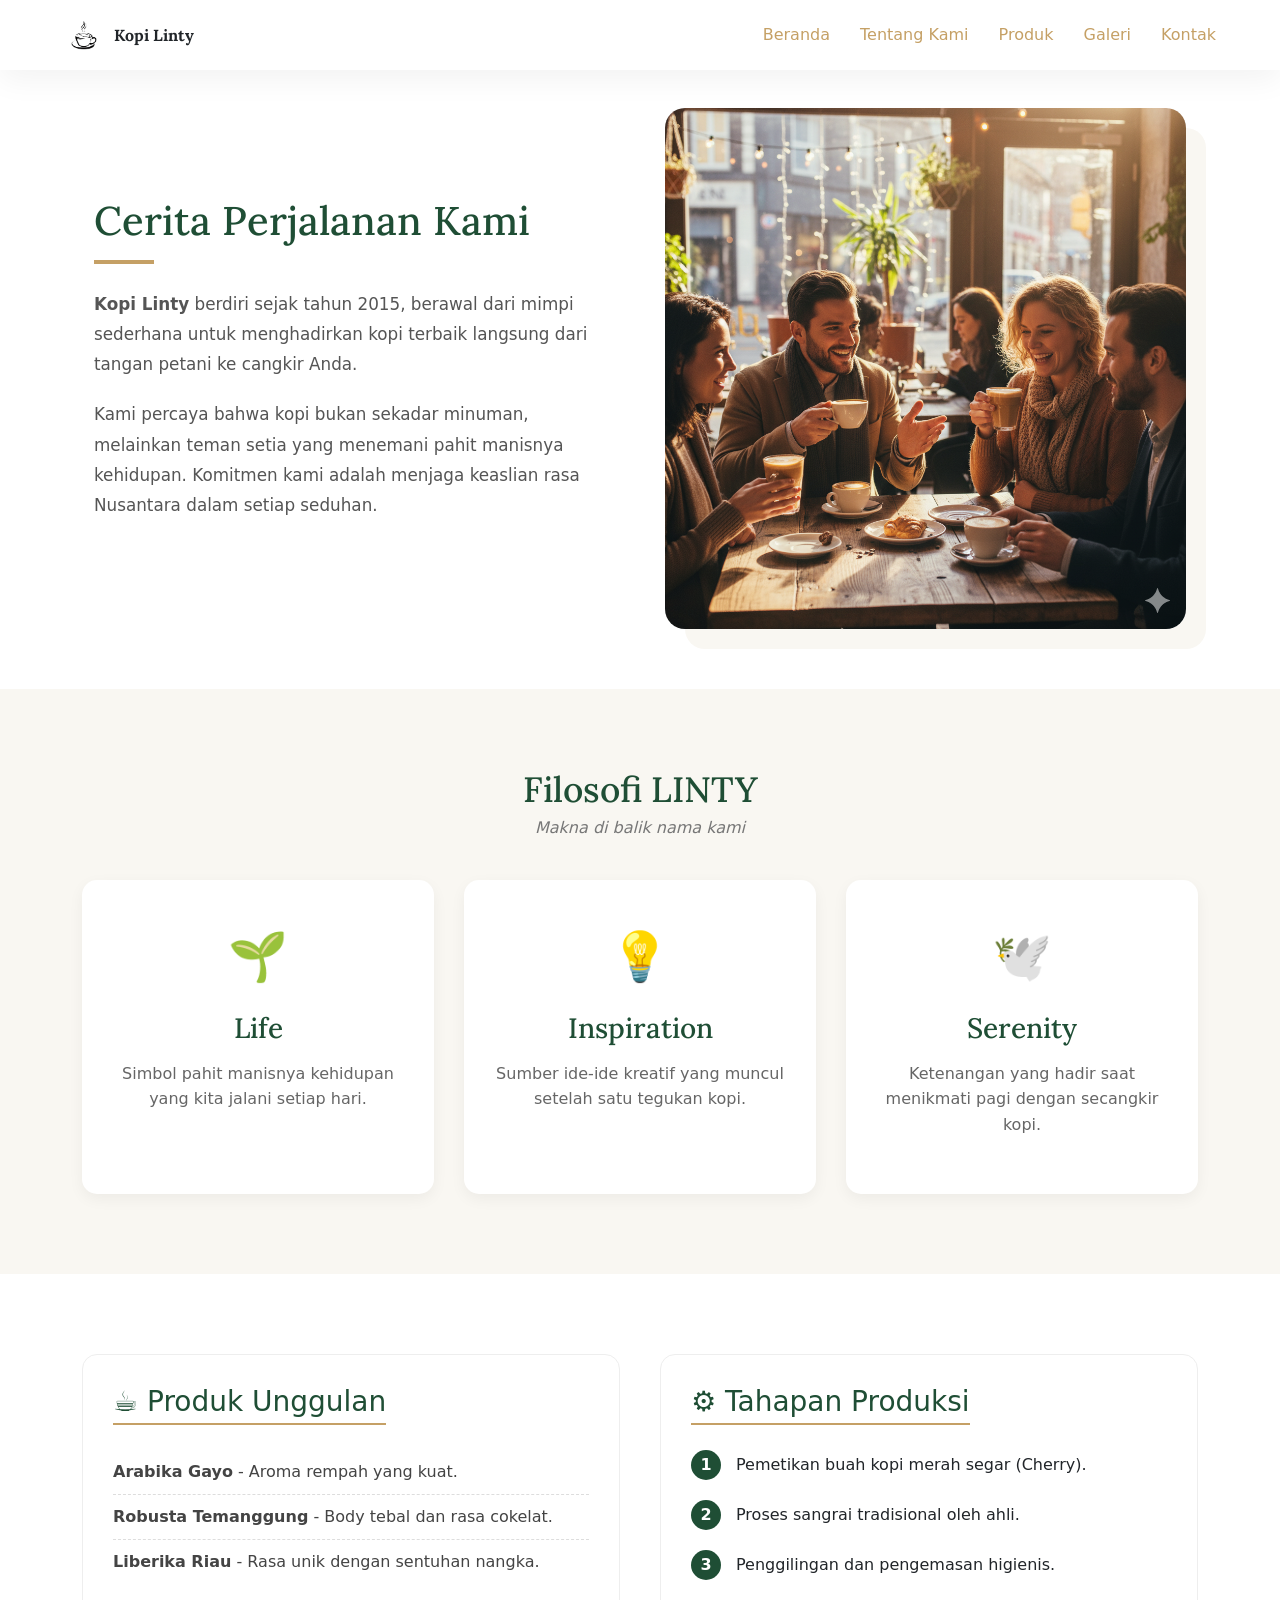
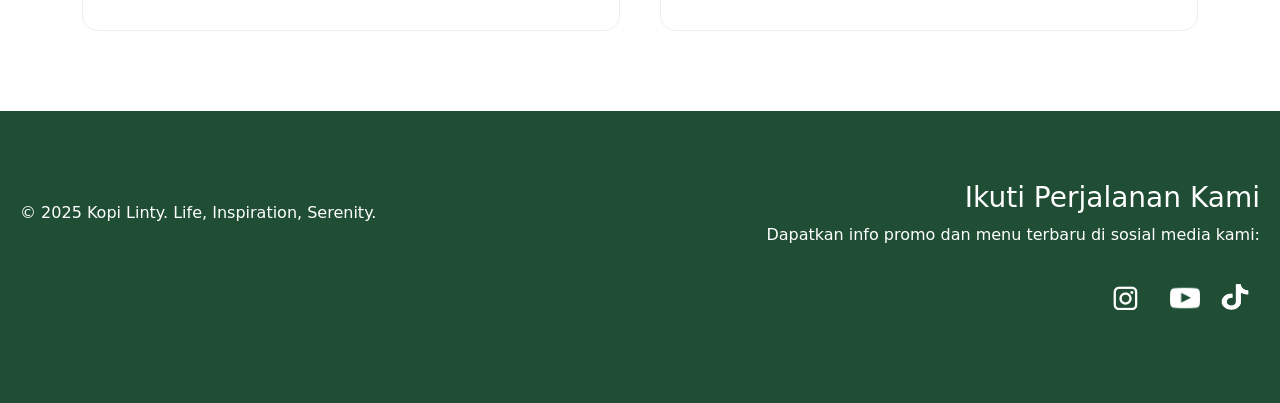
<file: tentang.html>
<!DOCTYPE html>
<html lang="id">
  <head>
    <meta charset="UTF-8" />
    <meta name="viewport" content="width=device-width, initial-scale=1.0" />
    <title>Tentang Kami - Kopi Linty</title>
    
    <link rel="stylesheet" href="style/style.css">
    <link rel="stylesheet" href="style/tentang.css">
    <link href="https://cdn.jsdelivr.net/npm/bootstrap@5.3.0/dist/css/bootstrap.min.css" rel="stylesheet"/>
    
    <link href="https://fonts.googleapis.com/css2?family=Lora:wght@400;700&family=Poppins:wght@300;400;600&display=swap" rel="stylesheet">
  </head>
  
  <body>
    <header>
      <nav class="navbar-section-content">
        <a class="navbar-brand" href="index.html">
            <img src="img/pngtree-coffee-cup-logo-png-image_6582529-removebg-preview.png" alt="Logo" width="40" height="40">
            Kopi Linty
        </a>
        
        <div class="menu-toggle" id="mobile-menu">
           <span class="bar"></span>
           <span class="bar"></span>
           <span class="bar"></span>
        </div>

        <ul class="nav-menu">
          <button id="meu-close-button">&times;</button>
          <li class="nav-item"><a href="index.html" class="nav-link active">Beranda</a></li>
          <li class="nav-item"><a href="tentang.html" class="nav-link active">Tentang Kami</a></li> 
          <li class="nav-item"><a href="produk.html" class="nav-link active">Produk</a></li>
          <li class="nav-item"><a href="galeri.html" class="nav-link active">Galeri</a></li>
          <li class="nav-item"><a href="kontak.html" class="nav-link active">Kontak</a></li>
        </ul>
      </nav>
    </header>

    <main>
      
      <section class="story-section container mt-5">
        <div class="container split-story">
            <div class="story-text">
                <h2>Cerita Perjalanan Kami</h2>
                <div class="divider"></div>
                <p>
                    <strong>Kopi Linty</strong> berdiri sejak tahun 2015, berawal dari mimpi sederhana untuk menghadirkan kopi terbaik langsung dari tangan petani ke cangkir Anda.
                </p>
                <p>
                    Kami percaya bahwa kopi bukan sekadar minuman, melainkan teman setia yang menemani pahit manisnya kehidupan. Komitmen kami adalah menjaga keaslian rasa Nusantara dalam setiap seduhan.
                </p>
            </div>
            <div class="story-image">
                <img src="img/Gemini_Generated_Image_sayf9xsayf9xsayf.png" alt="Suasana Kedai Kopi Linty">
            </div>
        </div>
      </section>

      <section class="values-section">
        <div class="container">
            <h2 class="section-title">Filosofi LINTY</h2>
            <p class="section-subtitle">Makna di balik nama kami</p>
            
            <div class="values-grid">
                <div class="value-card">
                    <div class="icon">🌱</div>
                    <h3>Life</h3>
                    <p>Simbol pahit manisnya kehidupan yang kita jalani setiap hari.</p>
                </div>
                <div class="value-card">
                    <div class="icon">💡</div>
                    <h3>Inspiration</h3>
                    <p>Sumber ide-ide kreatif yang muncul setelah satu tegukan kopi.</p>
                </div>
                <div class="value-card">
                    <div class="icon">🕊️</div>
                    <h3>Serenity</h3>
                    <p>Ketenangan yang hadir saat menikmati pagi dengan secangkir kopi.</p>
                </div>
            </div>
        </div>
      </section>

      <section class="details-section">
        <div class="container split-details">
            
            <div class="detail-box">
                <h3>☕ Produk Unggulan</h3>
                <ul class="styled-list">
                    <li><strong>Arabika Gayo</strong> - Aroma rempah yang kuat.</li>
                    <li><strong>Robusta Temanggung</strong> - Body tebal dan rasa cokelat.</li>
                    <li><strong>Liberika Riau</strong> - Rasa unik dengan sentuhan nangka.</li>
                </ul>
            </div>

            <div class="detail-box">
                <h3>⚙️ Tahapan Produksi</h3>
                <ul class="timeline-list">
                    <li>
                        <span class="step">1</span>
                        <span>Pemetikan buah kopi merah segar (Cherry).</span>
                    </li>
                    <li>
                        <span class="step">2</span>
                        <span>Proses sangrai tradisional oleh ahli.</span>
                    </li>
                    <li>
                        <span class="step">3</span>
                        <span>Penggilingan dan pengemasan higienis.</span>
                    </li>
                </ul>
            </div>

        </div>
      </section>

    </main>

    <footer>
      
      <div class="footer-bottom">
      <p class="struk-footer">&copy; 2025 Kopi Linty. Life, Inspiration, Serenity.</p>
      </div>
      <div class="sosial-media">
        <h3>Ikuti Perjalanan Kami</h3>
        <p>Dapatkan info promo dan menu terbaru di sosial media kami: </p>
        <a href="https://www.instagram.com/ahmdtrmdi?igsh=OGlweXVqcnlwZno3" class="btn-outline" target="_blank">
            <img src="img/da0be4b7e25b3b666983de0f8800a62d-removebg-preview.png" alt="logo ig" class="ig-logo">
        <a href="https://www.instagram.com/ahmdtrmdi?igsh=OGlweXVqcnlwZno3" class="btn-outline" target="_blank">
            <img src="img/9473477dfc8cb2859b32af6043236dca-removebg-preview.png" alt="logo ig" class="yt-logo">
        <a href="https://www.instagram.com/ahmdtrmdi?igsh=OGlweXVqcnlwZno3" class="btn-outline" target="_blank">
            <img src="img/257435115253d7c7fd42ac50af0a4ad7__1_-removebg-preview.png" alt="logo ig" class="tt-logo">
            
        </a>
      </div>
    </footer>

    <script src="js/script.js"></script>
  </body>
</html>
</file>
<file: style/style.css>
/* style.css - GLOBAL STYLES & VARIABLES */

:root {
  /* Palet Warna Premium Kopi */
  --primary-green: #1f4e35; /* Hijau tua elegan */
  --accent-gold: #c5a065;   /* Emas/Krem kopi */
  --dark-coffee: #3b2f2f;   /* Cokelat gelap */
  --bg-cream: #f9f7f2;      /* Latar belakang krem lembut */
  --white: #ffffff;
  --text-dark: #333333;
  --text-light: #666666;
  
  /* Efek */
  --shadow-soft: 0 10px 30px rgba(0, 0, 0, 0.05);
  --shadow-hover: 0 15px 40px rgba(0, 0, 0, 0.15);
}

/* --- RESET & DASAR --- */
* {
  margin: 0;
  padding: 0;
  box-sizing: border-box;
}

body {
  font-family: 'Poppins', 'Segoe UI', Arial, sans-serif; /* Menggunakan font modern */
  background-color: var(--bg-cream);
  color: var(--text-dark);
  margin: 0;
  padding: 0;
  display: flex;
  flex-direction: column;
  min-height: 100vh;
  overflow-x: hidden;
  margin-top: 50px;
}

/* --- HEADER & NAVBAR --- */
header {
  position: fixed;
  top: 0;
  width: 100%;
  z-index: 1000;
  transition: all 0.3s ease;
}

.navbar-section-content {
  background-color: var(--surface) !important;
  backdrop-filter: blur(10px); /* Efek kaca buram */
  box-shadow: var(--shadow-soft);
  padding: 15px 5%;
  display: flex;
  justify-content: space-between;
  align-items: center;
}

.navbar-brand {
  font-family: 'Lora', serif; /* Font serif untuk kesan klasik */
  font-weight: 700;
  color: var(--accent-gold);
  font-size: 1.5rem;
  display: flex;
  align-items: center;
  text-decoration: none;
  gap: 10px;
}

.nav-menu {
  display: flex;
  gap: 30px;
  align-items: center;
  list-style: none;
  margin: 0;
}

.nav-link {
  color: var(--white);
  font-weight: 500;
  font-size: 1rem;
  text-decoration: none;
  position: relative;
  transition: color 0.3s;
}

.nav-link:hover, .nav-link.active {
  color: var(--accent-gold);
}

/* Garis bawah animasi saat hover */
.nav-link::after {
  content: '';
  display: block;
  width: 0;
  height: 2px;
  background: var(--accent-gold);
  transition: width 0.3s;
  position: absolute;
  bottom: -5px;
  left: 0;
}

.nav-link:hover::after {
  width: 100%;
}

/* Tombol close untuk mobile (default hidden) */
#meu-close-button {
  display: none;
  background: none;
  border: none;
  font-size: 1.5rem;
  cursor: pointer;
}

main {
  flex: 1;
}

/* --- FOOTER --- */
footer {
  display: flex;
  background-color: var(--primary-green);
  color: var(--white);
  padding: 20px 0;
  margin-top: auto;
}

.struk-footer {
  margin-top: 50px;
  padding: 20px;

}

/* --- 4. SOSMED SECTION --- */
.sosial-media {
    flex: 1;
    text-align: right;
    padding: 50px 20px;
}

.ig-logo {
    width: 50px;
    height: 50px;
    vertical-align: middle;
}

.yt-logo {
    width: 30px;
    height: 30px;
    vertical-align: middle;
}

.tt-logo {
    width: 30px;
    height: 30px;
    vertical-align: middle;
}

.btn-outline {
    display: inline-block;
    margin-top: 0px;
    padding: 10px 10px;
    color: var(--white);
    text-decoration: none;
    border-radius: 25px;
    font-weight: 600;
    transition: all 0.3s;
}
</file>
<file: style/home.css>
/* home.css - Modern & Aesthetic Style */
body{
  margin-top: -50px;
}

/* --- 1. HERO SECTION --- */
.hero-section {
  min-height: 100vh;
  display: flex;
  align-items: center;
  /* Latar belakang gradasi hijau ke gelap yang elegan */
  background: linear-gradient(135deg, #1f4e35 0%, #0f281b 100%);
  position: relative;
  padding-top: 80px; /* Kompensasi navbar fixed */
  border-bottom-right-radius: 50px; /* Sentuhan estetika di sudut */
}

.section-content {
  display: flex;
  justify-content: space-between;
  align-items: center;
  width: 90%;
  max-width: 1200px;
  margin: 0 auto;
  gap: 50px;
}

/* Teks Hero */
.hero-detail {
  flex: 1;
  color: var(--white);
  z-index: 2;
}

.subtitle {
  font-family: 'Lora', serif;
  font-size: 3.5rem;
  margin-bottom: 20px;
  line-height: 1.2;
}

.description {
  color: #d1e2d5; /* Hijau pucat agar mudah dibaca */
  font-size: 1.1rem;
  line-height: 1.8;
  margin-bottom: 40px;
  max-width: 90%;
}

/* Tombol CTA (Call to Action) */
.btn-cta {
  display: inline-block;
  background-color: var(--accent-gold);
  color: var(--primary-green);
  padding: 15px 35px;
  border-radius: 30px;
  text-decoration: none;
  font-weight: 700;
  text-transform: uppercase;
  letter-spacing: 1px;
  transition: transform 0.3s, box-shadow 0.3s;
  box-shadow: 0 4px 15px rgba(197, 160, 101, 0.4);
}

.btn-cta:hover {
  transform: translateY(-3px);
  background-color: #fff;
  box-shadow: 0 10px 20px rgba(197, 160, 101, 0.6);
}

/* Gambar Hero */
.hero-image-wraper {
  flex: 1;
  display: flex;
  justify-content: center;
}

.hero-image {
  width: 100%;
  max-width: 450px;
  filter: drop-shadow(0 20px 40px rgba(0,0,0,0.3));
  
}

.efek-kopi {
  position: absolute;
  bottom: 60px;
  filter: drop-shadow(0 20px 40px rgba(0,0,0,0.3));
}

@keyframes floating {
    0% { transform: translateY(0px); }
    50% { transform: translateY(-20px); }
    100% { transform: translateY(0px); }
}

/* --- 2. KEUNGGULAN (White Section) --- */
.white-section {
  background-color: var(--white);
  padding: 100px 5%;
}

.split-container {
  display: flex;
  align-items: center;
  justify-content: center;
  gap: 60px;
  max-width: 1200px;
  margin: 0 auto;
}

.image-side img {
  width: 400px;
  height: 400px;
   /* Membuat gambar bulat */
  object-fit: cover;
  border: 10px solid var(--bg-cream);
  box-shadow: var(--shadow-hover);
}

.text-side h2 {
  font-family: 'Lora', serif;
  color: var(--primary-green);
  font-size: 2.5rem;
  margin-bottom: 10px;
}

.divider {
  width: 60px;
  height: 4px;
  background-color: var(--accent-gold);
  margin-bottom: 25px;
}

.fitur-list {
  list-style: none;
  margin-top: 30px;
}

.fitur-list li {
  display: flex;
  align-items: flex-start;
  gap: 15px;
  margin-bottom: 20px;
}

.icon-check {
  background-color: var(--primary-green);
  color: white;
  width: 25px;
  height: 25px;
  border-radius: 50%;
  display: flex;
  justify-content: center;
  align-items: center;
  font-size: 0.8rem;
  margin-top: 3px;
}

/* --- 3. TESTIMONI --- */
.testimoni {
  background-color: var(--bg-cream);
  padding: 80px 5%;
  text-align: center;
}

.testimoni h2 {
    color: var(--primary-green);
    font-family: 'Lora', serif;
    font-size: 2.5rem;
    margin-bottom: 50px;
}

.testimoni-grid {
    display: flex;
    justify-content: center;
    gap: 30px;
    flex-wrap: wrap;
}

.testimoni .card {
  background-color: var(--white);
  padding: 40px;
  border-radius: 15px;
  box-shadow: var(--shadow-soft);
  max-width: 400px;
  text-align: left;
  border-top: 5px solid var(--accent-gold);
  transition: transform 0.3s;
}

.testimoni .card:hover {
    transform: translateY(-5px);
    box-shadow: var(--shadow-hover);
}

.testimoni p {
    font-style: italic;
    color: #555;
    margin-bottom: 20px;
    font-size: 1.1rem;
}

.user-info strong {
    display: block;
    color: var(--primary-green);
}



/* --- RESPONSIVE (MOBILE) --- */
@media (max-width: 768px) {
  .hero-section {
    text-align: center;
    padding-top: 120px;
    padding-bottom: 50px;
  }
  
  .section-content {
    flex-direction: column-reverse; /* Gambar di atas saat di HP */
    gap: 30px;
  }

  .subtitle { font-size: 2.5rem; }
  
  .split-container {
    flex-direction: column;
    text-align: center;
  }

  .fitur-list li {
    text-align: left; /* List tetap rata kiri agar rapi */
  }

  .image-side img {
    width: 280px;
    height: 280px;
  }
  
  .divider { margin: 0 auto 25px auto; }
}

.badge {
    position: absolute;
    top: 20px;
    left: 20px;
    background-color: var(--accent-gold);
    color: var(--primary-green);
    padding: 5px 15px;
    border-radius: 20px;
    font-weight: bold;
    font-size: 0.8rem;
    box-shadow: 0 2px 5px rgba(0,0,0,0.2);
}
</file>
<file: style/galeri.css>
/* galeri.css - Styles Modern untuk Halaman Galeri */

.div-galeri { /* Mengambil var dari style.css */
    padding-bottom: 50px;
    margin-bottom: 50px;
}

/* Header Judul Halaman */
.page-header {
  text-align: center;
  padding: 40px 20px 20px 20px;

}

.subtitle-galeri {
  font-family: 'Lora', serif;
  font-size: 2.8rem;
  color: var(--primary-green);
  margin-bottom: 10px;
}

.desc-galeri {
  color: #666;
  font-size: 1.1rem;
  font-style: italic;
}

/* Container Grid Utama */
.galeri-container {
  display: grid;
  /* Grid Pintar: Otomatis mengisi kolom, minimal lebar 300px per kartu */
  grid-template-columns: repeat(auto-fit, minmax(300px, 1fr));
  gap: 30px;
  padding: 40px 5%;
  max-width: 1200px;
  margin: 0 auto;
}

/* Style Card Galeri */
.card-galeri {
  position: relative;
  border-radius: 15px;
  overflow: hidden; /* Agar gambar tidak keluar dari sudut bulat */
  box-shadow: 0 10px 20px rgba(0,0,0,0.1);
  background: #fff;
  transition: transform 0.3s ease;
  height: 350px; /* Tinggi seragam agar rapi */
  cursor: pointer;
}

/* Wrapper Gambar */
.img-box {
  width: 100%;
  height: 100%;
}

.img-box img {
  width: 100%;
  height: 100%;
  object-fit: cover; /* Gambar akan di-crop rapi mengisi kotak */
  transition: transform 0.5s ease;
}

/* Efek Hover pada Gambar (Zoom in) */
.card-galeri:hover .img-box img {
  transform: scale(1.1);
}

/* Kotak Konten (Teks) */
.content-box {
  position: absolute;
  bottom: 0;
  left: 0;
  width: 100%;
  background: linear-gradient(to top, rgba(20, 70, 12, 0.9), transparent); /* Gradasi Hijau Transparan */
  padding: 20px;
  color: #fff;
  
  /* Animasi Teks */
  transform: translateY(100px); /* Sembunyi ke bawah dulu */
  opacity: 0;
  transition: all 0.4s ease;
}

.content-box h3 {
  font-size: 1.4rem;
  font-family: 'Lora', serif;
  margin-bottom: 5px;
  color: #c5a065; /* Aksen Emas */
}

.content-box p {
  font-size: 0.9rem;
  line-height: 1.4;
}

/* Saat Card di-Hover, Munculkan Teks */
.card-galeri:hover .content-box {
  transform: translateY(0); /* Kembali ke posisi semula */
  opacity: 1;
}

/* --- Support untuk JS Sorot (Jika ada script lama) --- */
.sorot {
    border: 3px solid var(--accent-gold);
    transform: scale(1.02);
}

/* --- Responsive Mobile --- */
@media (max-width: 768px) {
  .galeri-container {
    padding: 20px;
    gap: 20px;
  }
  
  .subtitle-galeri {
    font-size: 2rem;
  }
  
  /* Di HP, teks mungkin lebih baik ditampilkan separuh agar user tahu itu apa */
  .content-box {
    transform: translateY(0);
    background: linear-gradient(to top, rgba(20, 70, 12, 0.9), rgba(20, 70, 12, 0.4));
    opacity: 1;
    padding: 15px;
  }
}
</file>
<file: style/kontak.css>
/* kontak.css - Modern Styles untuk Form & Tools */

/* Judul Halaman */
.page-title {
    text-align: center;
    padding: 40px 20px 20px;
}

.page-title h2 {
    font-family: 'Lora', serif;
    color: var(--primary-green);
    font-size: 2.5rem;
    margin-bottom: 10px;
}

/* --- SECTION 1: MAIN CONTACT (Split Layout) --- */
.contact-section {
    padding: 20px 5%;
    max-width: 1200px;
    margin: 0 auto;
}

.contact-container {
    display: flex;
    gap: 40px;
    align-items: flex-start; /* Sejajar atas */
}

/* Kolom Kiri: Info */
.contact-info {
    flex: 1;
    display: flex;
    flex-direction: column;
    gap: 20px;
}

.info-box {
    background: var(--primary-green);
    color: white;
    padding: 25px;
    border-radius: 15px;
    box-shadow: 0 5px 15px rgba(0,0,0,0.1);
}

.info-box h3 {
    margin-bottom: 10px;
    color: var(--accent-gold);
    font-family: 'Lora', serif;
}

.info-box p {
    line-height: 1.6;
    margin: 0;
}

/* Kolom Kanan: Form Utama */
.contact-form-wrapper {
    flex: 2; /* Form lebih lebar dari info */
    background: #fff;
    padding: 40px;
    border-radius: 20px;
    box-shadow: 0 10px 30px rgba(0,0,0,0.05);
    border-top: 5px solid var(--primary-green);
}

.contact-form-wrapper h3 {
    margin-bottom: 25px;
    color: var(--text-dark);
}

/* Form Elements Styling */
.form-group {
    margin-bottom: 20px;
}

label {
    display: block;
    margin-bottom: 8px;
    font-weight: 600;
    color: var(--dark-coffee);
    font-size: 0.95rem;
}

input[type="text"],
input[type="email"],
input[type="number"],
textarea,
select {
    width: 100%;
    padding: 12px 15px;
    border: 1px solid #ccc;
    border-radius: 8px;
    font-family: 'Poppins', sans-serif;
    font-size: 1rem;
    transition: border-color 0.3s, box-shadow 0.3s;
    background-color: #fcfcfc;
}

input:focus, textarea:focus, select:focus {
    border-color: var(--primary-green);
    outline: none;
    box-shadow: 0 0 0 3px rgba(31, 78, 53, 0.1); /* Glow hijau */
}

/* Button Styling */
.button-group {
    display: flex;
    gap: 15px;
    margin-top: 30px;
}

button {
    cursor: pointer;
    font-family: 'Poppins', sans-serif;
    border: none;
    transition: 0.3s;
}

.btn-primary {
    background-color: var(--primary-green);
    color: white;
    padding: 12px 25px;
    border-radius: 8px;
    font-weight: 600;
    flex: 2;
}

.btn-primary:hover {
    background-color: #14460c;
    transform: translateY(-2px);
}

.btn-danger {
    background-color: transparent;
    color: #d9534f;
    border: 1px solid #d9534f;
    padding: 12px 20px;
    border-radius: 8px;
    font-weight: 600;
    flex: 1;
}

.btn-danger:hover {
    background-color: #d9534f;
    color: white;
}

/* Feedback Styling */
.error-text, .error-message {
    color: #e74c3c;
    font-size: 0.85rem;
    margin-top: 5px;
    display: block;
}

#feedback {
    margin-top: 15px;
    border-radius: 8px;
    font-weight: 500;
}

.feedback-success {
    padding: 15px;
    background-color: #d4edda;
    color: #155724;
    border-left: 5px solid #28a745;
}

.feedback-error {
    padding: 15px;
    background-color: #f8d7da;
    color: #721c24;
    border-left: 5px solid #dc3545;
}

/* --- SECTION 2: TOOLS (Widgets) --- */
.tools-section {
    background-color: var(--bg-cream);
    padding: 60px 5%;
    margin-top: 60px;
}

.tools-title {
    text-align: center;
    color: var(--primary-green);
    font-family: 'Lora', serif;
    margin-bottom: 40px;
}

.tools-grid {
    display: grid;
    grid-template-columns: repeat(auto-fit, minmax(300px, 1fr));
    gap: 30px;
    max-width: 1200px;
    margin: 0 auto;
}

.tool-card {
    background: white;
    padding: 25px;
    border-radius: 15px;
    box-shadow: 0 5px 15px rgba(0,0,0,0.05);
    text-align: center;
}

.tool-card h4 {
    color: var(--accent-gold);
    margin-bottom: 10px;
    font-size: 1.2rem;
}

.input-wrapper, .input-wrapper-column {
    display: flex;
    gap: 10px;
    margin-top: 15px;
    justify-content: center;
}

.input-wrapper-column {
    flex-direction: column;
}

.btn-tool {
    background-color: var(--accent-gold);
    color: var(--primary-green);
    font-weight: bold;
    padding: 10px 20px;
    border-radius: 5px;
}

.btn-tool:hover {
    background-color: #b08d55;
}

.result-text {
    margin-top: 15px;
    font-weight: bold;
    color: var(--primary-green);
    font-size: 1.1rem;
    min-height: 20px;
}

/* --- SECTION 3: WEBINAR --- */
.webinar-section {
    padding: 60px 5%;
    max-width: 1000px;
    margin: 40px auto;
}

.webinar-container {
    background: linear-gradient(135deg, #3b2f2f 0%, #2c2222 100%);
    color: white;
    padding: 40px;
    border-radius: 20px;
}

.webinar-header {
    text-align: center;
    margin-bottom: 30px;
}

.webinar-header h3 {
    color: var(--accent-gold);
    font-family: 'Lora', serif;
    font-size: 1.8rem;
}

.form-grid {
    display: grid;
    grid-template-columns: 1fr 1fr;
    gap: 20px;
}

.webinar-container label {
    color: #ddd;
}

.btn-webinar {
    width: 100%;
    background-color: var(--accent-gold);
    color: var(--primary-green);
    padding: 15px;
    font-size: 1.1rem;
    font-weight: bold;
    border-radius: 10px;
    margin-top: 20px;
}

.btn-webinar:hover {
    background-color: #fff;
}

/* RESPONSIVE MOBILE */
@media (max-width: 768px) {
    .contact-container {
        flex-direction: column;
    }
    
    .contact-info {
        width: 100%;
    }
    
    .contact-form-wrapper {
        padding: 25px;
        width: 100%;
    }

    .form-grid {
        grid-template-columns: 1fr; /* Form webinar jadi 1 kolom di HP */
    }

    .button-group {
        flex-direction: column;
    }
}
</file>
<file: style/produk.css>
/* produk.css - Styles Modern untuk Halaman Produk */

/* Judul Halaman */
.page-title {
    text-align: center;
    padding: 40px 20px 20px;
}

.page-title h2 {
    font-family: 'Lora', serif;
    color: var(--primary-green); /* Mengambil dari style.css */
    font-size: 2.5rem;
    margin-bottom: 5px;
}

/* --- SECTION 1: FEATURED CARD (Produk Unggulan) --- */
.featured-section {
    padding: 20px 5%;
    display: flex;
    justify-content: center;
}

.featured-card {
    display: flex;
    background: #fff;
    border-radius: 20px;
    box-shadow: 0 15px 30px rgba(0,0,0,0.1); /* Shadow lembut */
    overflow: hidden;
    max-width: 900px;
    width: 100%;
    margin-bottom: 40px;
    align-items: center;
}

/* Sisi Gambar */
.featured-image {
    flex: 1;
    position: relative;
    height: 100%;
    min-height: 350px;
    background-color: var(--bg-cream);
    display: flex;
    justify-content: center;
    align-items: center;
}

.featured-image img {
    width: 80%;
    max-width: 300px;
    filter: drop-shadow(0 10px 20px rgba(0,0,0,0.2));
    transition: transform 0.3s;
}

.featured-image img:hover {
    transform: scale(1.05) rotate(2deg); /* Efek goyang dikit */
}

/* Badge Best Seller */
.badge {
    position: absolute;
    top: 20px;
    left: 20px;
    background-color: var(--accent-gold);
    color: var(--primary-green);
    padding: 5px 15px;
    border-radius: 20px;
    font-weight: bold;
    font-size: 0.8rem;
    box-shadow: 0 2px 5px rgba(0,0,0,0.2);
}

/* Sisi Teks Informasi */
.featured-info {
    flex: 1;
    padding: 40px;
    text-align: left;
}

.featured-info h3 {
    font-family: 'Lora', serif;
    font-size: 2rem;
    color: var(--primary-green);
    margin-bottom: 15px;
}

.featured-info .desc {
    color: #555;
    line-height: 1.6;
    margin-bottom: 20px;
}

/* Rating Box */
.rating-box {
    background-color: var(--bg-cream);
    padding: 15px;
    border-radius: 10px;
    margin-bottom: 25px;
}

.stars {
    font-size: 1.2rem;
    margin-top: 5px;
    font-weight: bold;
}

.rating-text {
    font-size: 0.9rem;
    color: #666;
    font-weight: normal;
    margin-left: 10px;
}

/* Tombol Pesan */
.btn-order {
    background-color: var(--primary-green);
    color: white;
    padding: 12px 30px;
    border-radius: 30px;
    text-decoration: none;
    font-weight: 600;
    transition: background 0.3s;
    display: inline-block;
}

.btn-order:hover {
    background-color: #14460c;
    box-shadow: 0 5px 15px rgba(20, 70, 12, 0.3);
}

/* --- SECTION 2: TABEL MENU --- */
.menu-list-section {
    padding: 20px 5% 80px;
    max-width: 1000px;
    margin: 0 auto;
}

.section-header {
    text-align: center;
    margin-bottom: 30px;
}

/* Wrapper Responsive untuk Tabel */
.table-responsive {
    overflow-x: auto; /* Kunci agar bisa discroll horizontal di HP */
    border-radius: 15px; /* Membungkus tabel agar sudutnya bulat */
    box-shadow: 0 0 20px rgba(0,0,0,0.05);
}

/* Styling Tabel Utama */
.custom-table {
    width: 100%;
    border-collapse: collapse;
    background-color: #fff;
    min-width: 600px; /* Minimal lebar agar tidak gepeng di HP */
}

.custom-table th {
    background-color: var(--primary-green);
    color: #ffffff;
    text-transform: uppercase;
    font-size: 0.95rem;
    padding: 18px;
    letter-spacing: 1px;
}

.custom-table td {
    padding: 15px 18px;
    border-bottom: 1px solid #eee;
    color: #333;
    font-size: 1rem;
}

/* Highlight kolom harga */
.custom-table .price {
    font-weight: bold;
    color: var(--primary-green);
}

/* Sel yang digabung (rowspan) */
.merged-cell {
    vertical-align: middle; /* Teks di tengah secara vertikal */
    background-color: #fafafa;
    font-weight: bold;
    color: var(--accent-gold);
    text-transform: uppercase;
    letter-spacing: 1px;
}

/* Efek Hover Baris */
.custom-table tbody tr:hover {
    background-color: #f9f7f2; /* Warna krem tipis saat disorot */
}

/* Footer Tabel */
.table-footer td {
    background-color: #f1f1f1;
    text-align: center;
    font-size: 0.85rem;
    color: #777;
    font-style: italic;
    border-bottom: none;
}

/* --- RESPONSIVE MOBILE --- */
@media (max-width: 768px) {
    .featured-card {
        flex-direction: column; /* Gambar di atas, teks di bawah */
    }
    
    .featured-image {
        width: 100%;
        padding: 40px 0;
    }
    
    .featured-info {
        padding: 30px 20px;
        text-align: center;
    }

    .rating-box {
        text-align: center;
    }
    
    /* Tabel akan muncul scrollbar horizontal secara otomatis karena class .table-responsive */
}
</file>
<file: style/tentang.css>
/* tentang.css - Styles Modern untuk Halaman Tentang Kami */

/* Container Umum untuk membatasi lebar */
.container {
    max-width: 1100px;
    margin: 0 auto;
    padding: 0 20px;
}

/* --- SECTION 1: STORY (Split Layout) --- */
.story-section {
    padding: 60px 0;
    background-color: var(--white); /* Mengambil dari style.css */
}

.split-story {
    display: flex;
    align-items: center;
    gap: 50px;
}

/* Bagian Teks Cerita */
.story-text {
    flex: 1;
}

.story-text h2 {
    font-family: 'Lora', serif;
    font-size: 2.5rem;
    color: var(--primary-green);
    margin-bottom: 15px;
}

.divider {
    width: 60px;
    height: 4px;
    background-color: var(--accent-gold);
    margin-bottom: 25px;
}

.story-text p {
    line-height: 1.8;
    color: #555;
    margin-bottom: 20px;
    font-size: 1.05rem;
}

/* Bagian Gambar Cerita */
.story-image {
    flex: 1;
    position: relative;
}

.story-image img {
    width: 100%;
    border-radius: 20px;
    box-shadow: 20px 20px 0px var(--bg-cream); /* Efek bingkai unik */
    object-fit: cover;
}

/* --- SECTION 2: FILOSOFI (Grid Cards) --- */
.values-section {
    background-color: var(--bg-cream);
    padding: 80px 0;
    text-align: center;
}

.section-title {
    font-family: 'Lora', serif;
    color: var(--primary-green);
    font-size: 2.2rem;
    margin-bottom: 5px;
}

.section-subtitle {
    color: #777;
    margin-bottom: 40px;
    font-style: italic;
}

.values-grid {
    display: grid;
    grid-template-columns: repeat(auto-fit, minmax(250px, 1fr)); /* Responsif otomatis */
    gap: 30px;
}

.value-card {
    background: white;
    padding: 40px 20px;
    border-radius: 15px;
    box-shadow: 0 5px 15px rgba(0,0,0,0.05);
    transition: transform 0.3s;
}

.value-card:hover {
    transform: translateY(-10px); /* Naik saat dihover */
}

.value-card .icon {
    font-size: 3rem;
    margin-bottom: 20px;
}

.value-card h3 {
    color: var(--primary-green);
    margin-bottom: 15px;
    font-family: 'Lora', serif;
}

.value-card p {
    color: #666;
    line-height: 1.6;
}

/* --- SECTION 3: DETAILS (Lists) --- */
.details-section {
    padding: 80px 0;
}

.split-details {
    display: flex;
    gap: 40px;
    flex-wrap: wrap; /* Agar turun ke bawah di HP */
}

.detail-box {
    flex: 1;
    background: white;
    border: 1px solid #eee;
    padding: 30px;
    border-radius: 15px;
    min-width: 300px;
}

.detail-box h3 {
    color: var(--primary-green);
    margin-bottom: 25px;
    border-bottom: 2px solid var(--accent-gold);
    display: inline-block;
    padding-bottom: 5px;
}

/* List Styling: Produk Unggulan */
.styled-list {
    list-style: none;
    padding: 0;
}

.styled-list li {
    padding: 10px 0;
    border-bottom: 1px dashed #ddd;
    color: #444;
}

.styled-list li:last-child {
    border-bottom: none;
}

/* List Styling: Timeline Produksi */
.timeline-list {
    list-style: none;
    padding: 0;
}

.timeline-list li {
    display: flex;
    align-items: center;
    margin-bottom: 20px;
    gap: 15px;
}

.step {
    background-color: var(--primary-green);
    color: white;
    width: 30px;
    height: 30px;
    border-radius: 50%;
    display: flex;
    justify-content: center;
    align-items: center;
    font-weight: bold;
    flex-shrink: 0; /* Agar bulatan tidak gepeng */
}

/* --- CTA Instagram --- */
.cta-instagram {
    text-align: center;
    padding: 40px;
    background-color: #f9f9f9;
    border-top: 1px solid #eee;
}

.btn-insta {
    display: inline-block;
    margin-top: 15px;
    padding: 10px 25px;
    background: linear-gradient(45deg, #f09433 0%, #e6683c 25%, #dc2743 50%, #cc2366 75%, #bc1888 100%);
    color: white;
    text-decoration: none;
    border-radius: 25px;
    font-weight: bold;
    transition: opacity 0.3s;
}

.btn-insta:hover {
    opacity: 0.9;
}

/* --- RESPONSIVE MOBILE --- */
@media (max-width: 768px) {
    .split-story {
        flex-direction: column-reverse; /* Gambar di atas teks di HP */
        text-align: center;
    }

    .divider {
        margin: 0 auto 25px auto;
    }

    .story-image img {
        box-shadow: 10px 10px 0px var(--bg-cream); /* Shadow lebih kecil di HP */
    }

    .split-details {
        flex-direction: column;
    }
}
</file>
